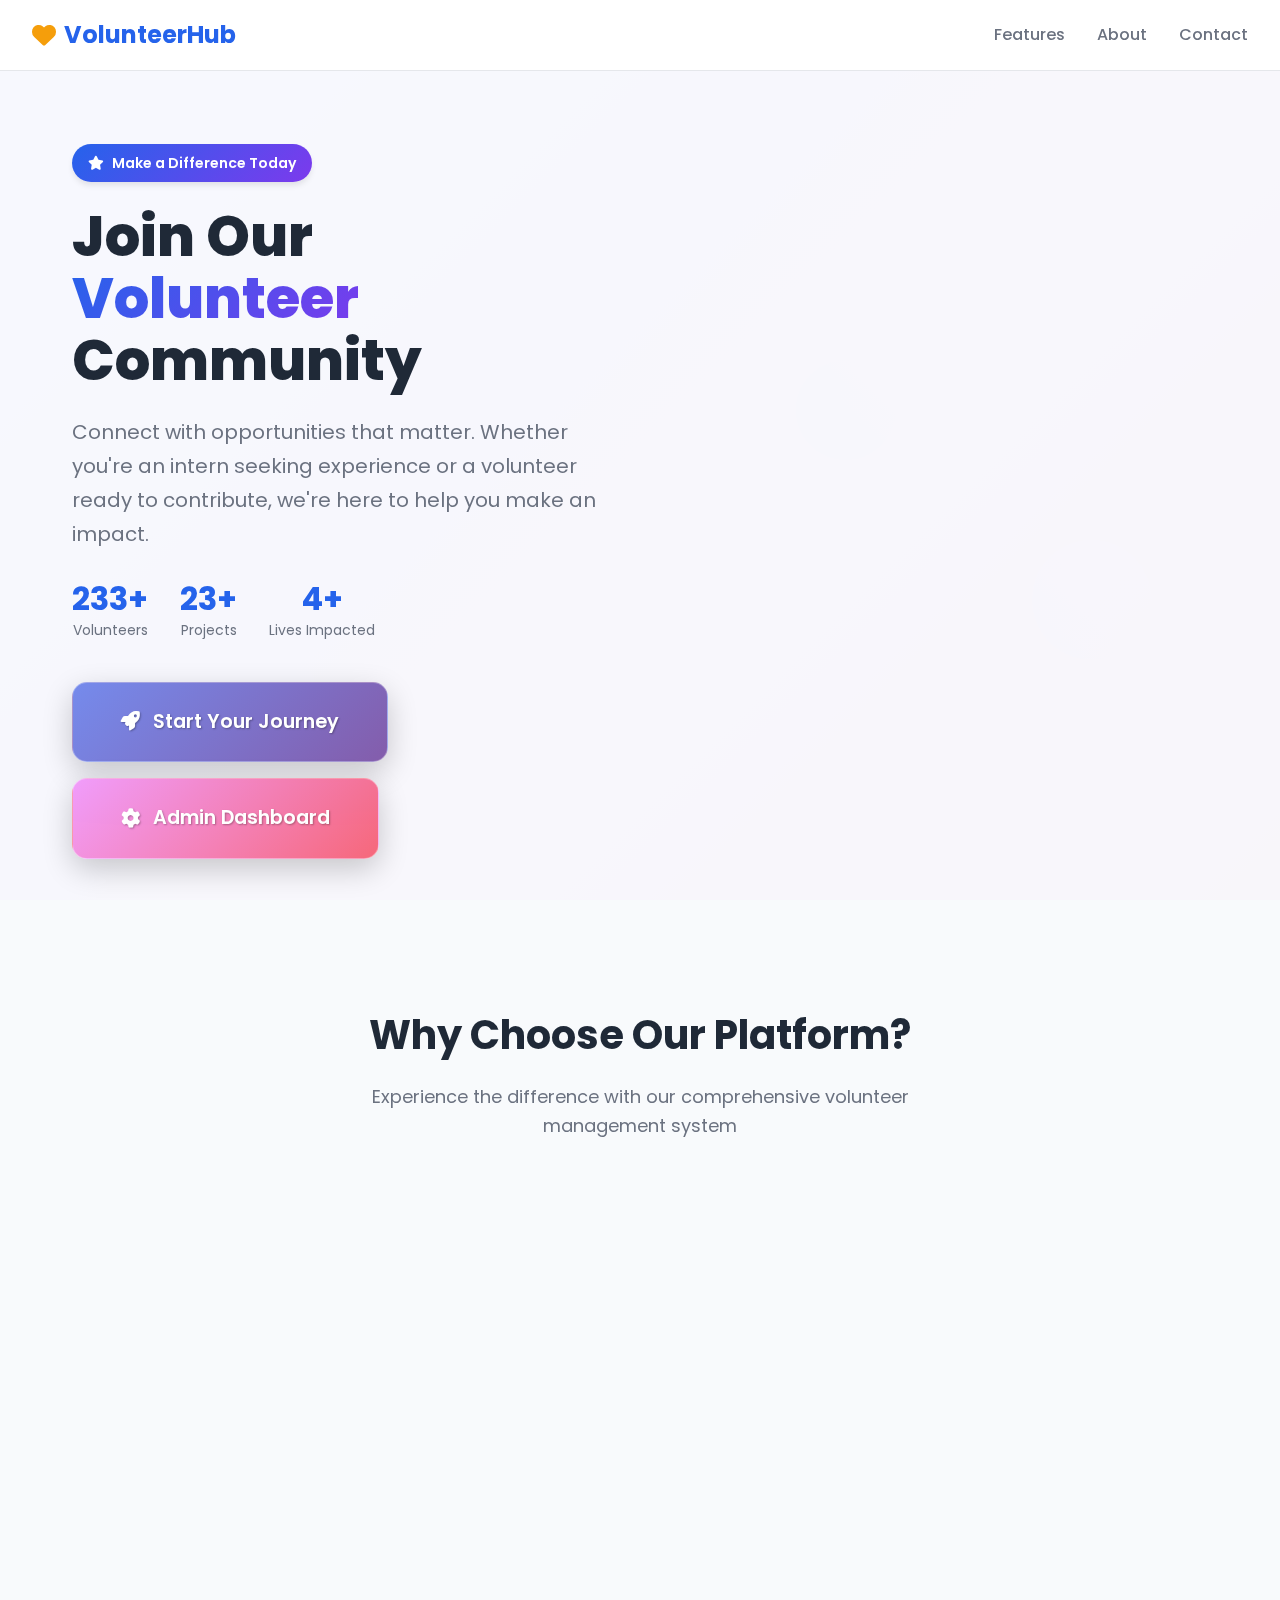
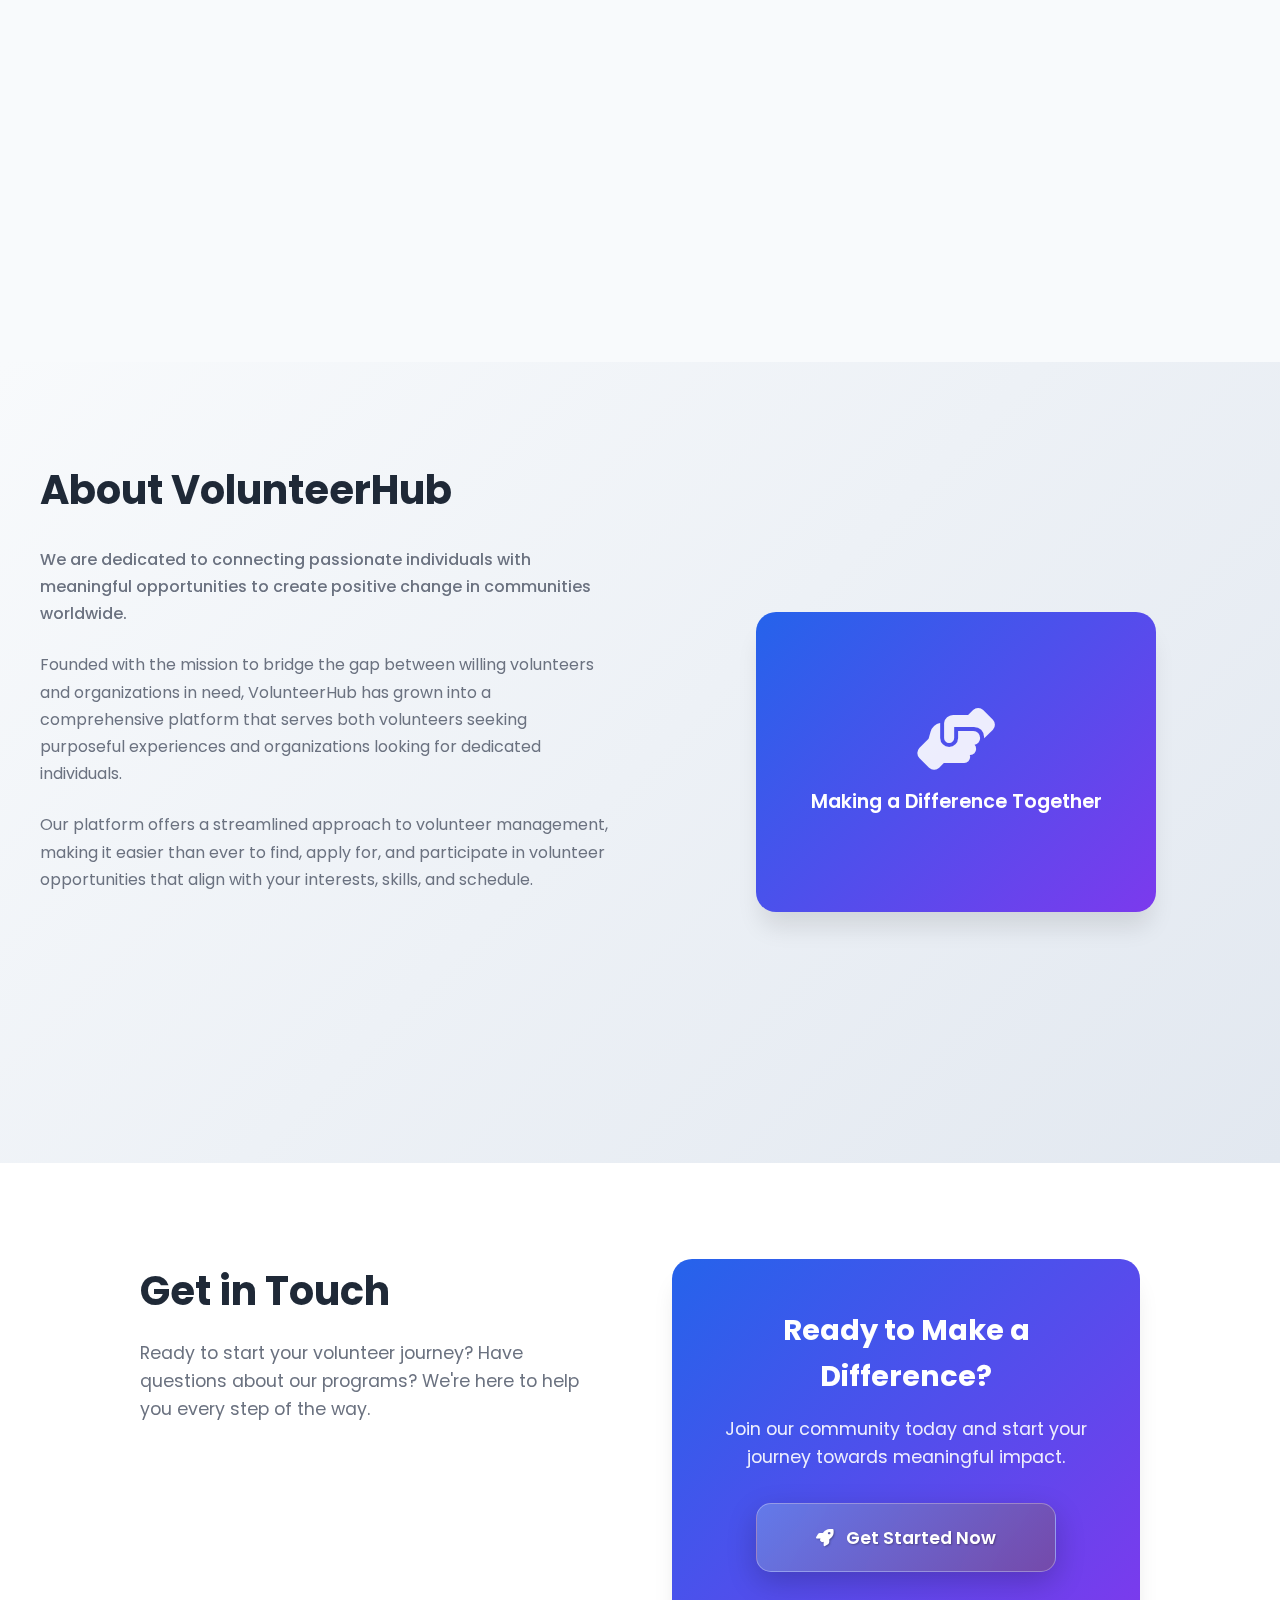
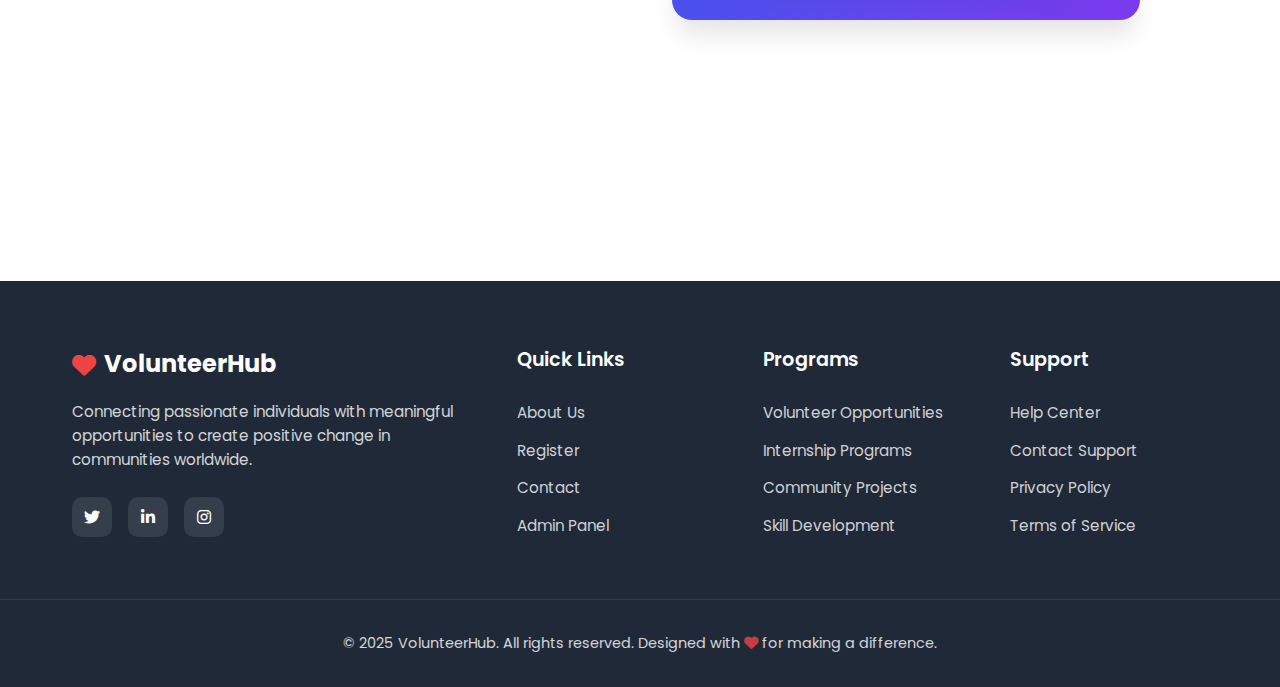
<file: FrontendWeb/index.html>
<!DOCTYPE html>
<html lang="en">
<head>
    <meta charset="UTF-8">
    <meta name="viewport" content="width=device-width, initial-scale=1.0">
    <title>Home | Volunteer Portal</title>
    <link rel="stylesheet" href="style.css">
    <link href="https://fonts.googleapis.com/css2?family=Poppins:wght@300;400;500;600;700;800&display=swap" rel="stylesheet">
    <link rel="stylesheet" href="https://cdnjs.cloudflare.com/ajax/libs/font-awesome/6.4.0/css/all.min.css">
</head>
<body>
    <div class="hero-background">
        <div class="hero-overlay"></div>
        <div class="floating-shapes">
            <div class="shape shape-1"></div>
            <div class="shape shape-2"></div>
            <div class="shape shape-3"></div>
            <div class="shape shape-4"></div>
        </div>
    </div>
    <nav class="navbar">
        <div class="nav-brand">
            <i class="fas fa-heart"></i>
            <span>VolunteerHub</span>
        </div>
        <div class="nav-links">
            <a href="#features" class="nav-link">Features</a>
            <a href="#about" class="nav-link">About</a>
            <a href="#contact" class="nav-link">Contact</a>
        </div>
    </nav>
    
    <div class="main-container">
        <section class="hero-section">
            <div class="hero-content">
                <div class="hero-badge">
                    <i class="fas fa-star"></i>
                    <span>Make a Difference Today</span>
                </div>
                <h1 class="hero-title">
                    Join Our <span class="highlight">Volunteer</span> Community
                </h1>
                <p class="hero-subtitle">
                    Connect with opportunities that matter. Whether you're an intern seeking experience 
                    or a volunteer ready to contribute, we're here to help you make an impact.
                </p>
                
                <div class="hero-stats">
                    <div class="stat-item">
                        <div class="stat-number">500+</div>
                        <div class="stat-label">Volunteers</div>
                    </div>
                    <div class="stat-item">
                        <div class="stat-number">50+</div>
                        <div class="stat-label">Projects</div>
                    </div>
                    <div class="stat-item">
                        <div class="stat-number">10k+</div>
                        <div class="stat-label">Lives Impacted</div>
                    </div>
                </div>

                <div class="cta-buttons">
                    <a href="register.html" class="btn btn-primary">
                        <i class="fas fa-rocket"></i>
                        <span>Start Your Journey</span>
                        <div class="btn-shine"></div>
                    </a>
                    <a href="admin.html" class="btn btn-secondary">
                        <i class="fas fa-cog"></i>
                        <span>Admin Dashboard</span>
                    </a>
                </div>
            </div>
            
           
        </section>
        <section id="features" class="features-section">
            <div class="section-header">
                <h2>Why Choose Our Platform?</h2>
                <p>Experience the difference with our comprehensive volunteer management system</p>
            </div>
            
            <div class="features-grid">
                <div class="feature-card">
                    <div class="feature-icon">
                        <i class="fas fa-users"></i>
                    </div>
                    <h3>Community Driven</h3>
                    <p>Join a vibrant community of like-minded individuals committed to making a positive impact in their communities and beyond.</p>
                </div>
                
                <div class="feature-card">
                    <div class="feature-icon">
                        <i class="fas fa-clock"></i>
                    </div>
                    <h3>Flexible Timing</h3>
                    <p>Work at your own pace with flexible scheduling that fits your lifestyle, studies, and professional commitments.</p>
                </div>
                
                <div class="feature-card">
                    <div class="feature-icon">
                        <i class="fas fa-certificate"></i>
                    </div>
                    <h3>Skill Development</h3>
                    <p>Gain valuable experience and develop new skills while contributing to meaningful causes and building your professional portfolio.</p>
                </div>
                
                <div class="feature-card">
                    <div class="feature-icon">
                        <i class="fas fa-handshake"></i>
                    </div>
                    <h3>Professional Network</h3>
                    <p>Build lasting connections with professionals, mentors, and peers across various industries and career paths.</p>
                </div>
                
                <div class="feature-card">
                    <div class="feature-icon">
                        <i class="fas fa-trophy"></i>
                    </div>
                    <h3>Recognition & Awards</h3>
                    <p>Receive certificates, recommendations, and recognition for your contributions and achievements in volunteer work.</p>
                </div>
                
                <div class="feature-card">
                    <div class="feature-icon">
                        <i class="fas fa-globe"></i>
                    </div>
                    <h3>Global Impact</h3>
                    <p>Make a difference on a global scale with projects that span across communities, countries, and cultures worldwide.</p>
                </div>
            </div>
        </section>
        <section id="about" class="about-section">
            <div class="about-content">
                <div class="about-text">
                    <h2>About VolunteerHub</h2>
                    <p class="about-lead">We are dedicated to connecting passionate individuals with meaningful opportunities to create positive change in communities worldwide.</p>
                    <p>Founded with the mission to bridge the gap between willing volunteers and organizations in need, VolunteerHub has grown into a comprehensive platform that serves both volunteers seeking purposeful experiences and organizations looking for dedicated individuals.</p>
                    <p>Our platform offers a streamlined approach to volunteer management, making it easier than ever to find, apply for, and participate in volunteer opportunities that align with your interests, skills, and schedule.</p>
                    
                    <div class="about-stats">
                        <div class="about-stat">
                            <div class="stat-number">2500+</div>
                            <div class="stat-label">Active Volunteers</div>
                        </div>
                        <div class="about-stat">
                            <div class="stat-number">150+</div>
                            <div class="stat-label">Partner Organizations</div>
                        </div>
                        <div class="about-stat">
                            <div class="stat-number">50k+</div>
                            <div class="stat-label">Hours Contributed</div>
                        </div>
                    </div>
                </div>
                
                <div class="about-image">
                    <div class="image-placeholder">
                        <i class="fas fa-hands-helping"></i>
                        <span>Making a Difference Together</span>
                    </div>
                </div>
            </div>
        </section>
        <section id="contact" class="contact-section">
            <div class="contact-content">
                <div class="contact-info">
                    <h2>Get in Touch</h2>
                    <p>Ready to start your volunteer journey? Have questions about our programs? We're here to help you every step of the way.</p>
                    
                    <div class="contact-details">
                        <div class="contact-item">
                            <div class="contact-icon">
                                <i class="fas fa-envelope"></i>
                            </div>
                            <div class="contact-text">
                                <h4>Email Us</h4>
                                <p>sa15076332@gmail.com</p>
                                <p>sa15076332@gmail.com</p>
                            </div>
                        </div>
                        
                        <div class="contact-item">
                            <div class="contact-icon">
                                <i class="fas fa-phone"></i>
                            </div>
                            <div class="contact-text">
                                <h4>Call Us</h4>
                                <p>+91-8318425909</p>
                                <p>Mon-Fri: 9AM-6PM EST</p>
                            </div>
                        </div>
                        
                        <div class="contact-item">
                            <div class="contact-icon">
                                <i class="fas fa-map-marker-alt"></i>
                            </div>
                            <div class="contact-text">
                                <h4>Visit Us</h4>
                                <p>Kanpur, Uttar Pradesh</p>
                            </div>
                        </div>
                    </div>
                </div>
                
                <div class="contact-cta">
                    <h3>Ready to Make a Difference?</h3>
                    <p>Join our community today and start your journey towards meaningful impact.</p>
                    <a href="register.html" class="btn btn-primary btn-large">
                        <i class="fas fa-rocket"></i>
                        <span>Get Started Now</span>
                        <div class="btn-shine"></div>
                    </a>
                </div>
            </div>
        </section>
    </div>
    <footer class="footer">
        <div class="footer-content">
            <div class="footer-section">
                <div class="footer-brand">
                    <i class="fas fa-heart"></i>
                    <span>VolunteerHub</span>
                </div>
                <p>Connecting passionate individuals with meaningful opportunities to create positive change in communities worldwide.</p>
                <div class="social-links">
                    <a href="https://x.com/sabir_7634" class="social-link" title="Twitter"><i class="fab fa-twitter"></i></a>
                    <a href="nkedin.com/in/sabir-ansari-68124a253/" class="social-link" title="LinkedIn"><i class="fab fa-linkedin-in"></i></a>
                    <a href="https://www.instagram.com/sabir_032/" class="social-link" title="Instagram"><i class="fab fa-instagram"></i></a>
                </div>
            </div>
            
            <div class="footer-section">
                <h3>Quick Links</h3>
                <ul class="footer-links">
                    <li><a href="#about">About Us</a></li>
                    <li><a href="register.html">Register</a></li>
                    <li><a href="#contact">Contact</a></li>
                    <li><a href="admin.html">Admin Panel</a></li>
                </ul>
            </div>
            
            <div class="footer-section">
                <h3>Programs</h3>
                <ul class="footer-links">
                    <li><a href="register.html">Volunteer Opportunities</a></li>
                    <li><a href="register.html">Internship Programs</a></li>
                    <li><a href="#features">Community Projects</a></li>
                    <li><a href="#features">Skill Development</a></li>
                </ul>
            </div>
            
            <div class="footer-section">
                <h3>Support</h3>
                <ul class="footer-links">
                    <li><a href="#contact">Help Center</a></li>
                    <li><a href="#contact">Contact Support</a></li>
                    <li><a href="#">Privacy Policy</a></li>
                    <li><a href="#">Terms of Service</a></li>
                </ul>
            </div>
        </div>
        
        <div class="footer-bottom">
            <p>&copy; 2025 VolunteerHub. All rights reserved. Designed with <i class="fas fa-heart text-red"></i> for making a difference.</p>
        </div>
    </footer>
    
    <script src="script/main.js"></script>
</body>
</html>
</file>
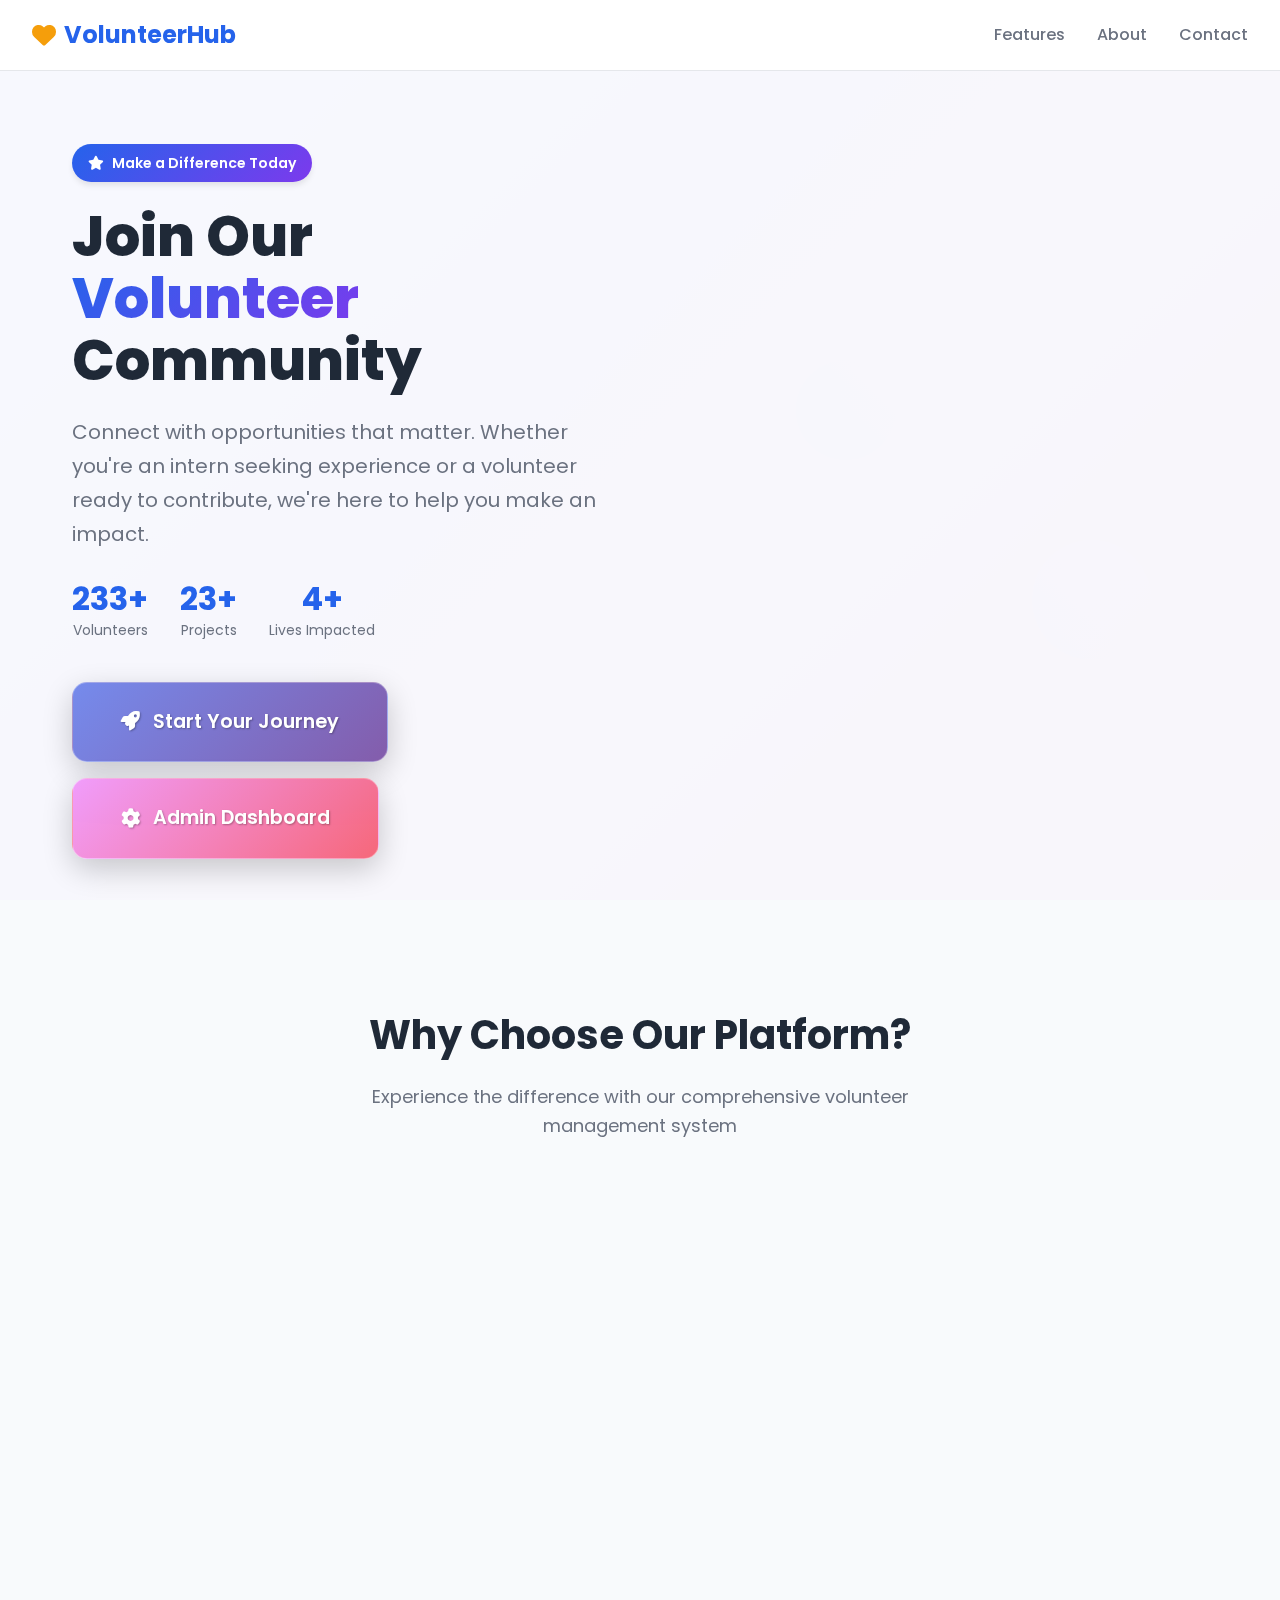
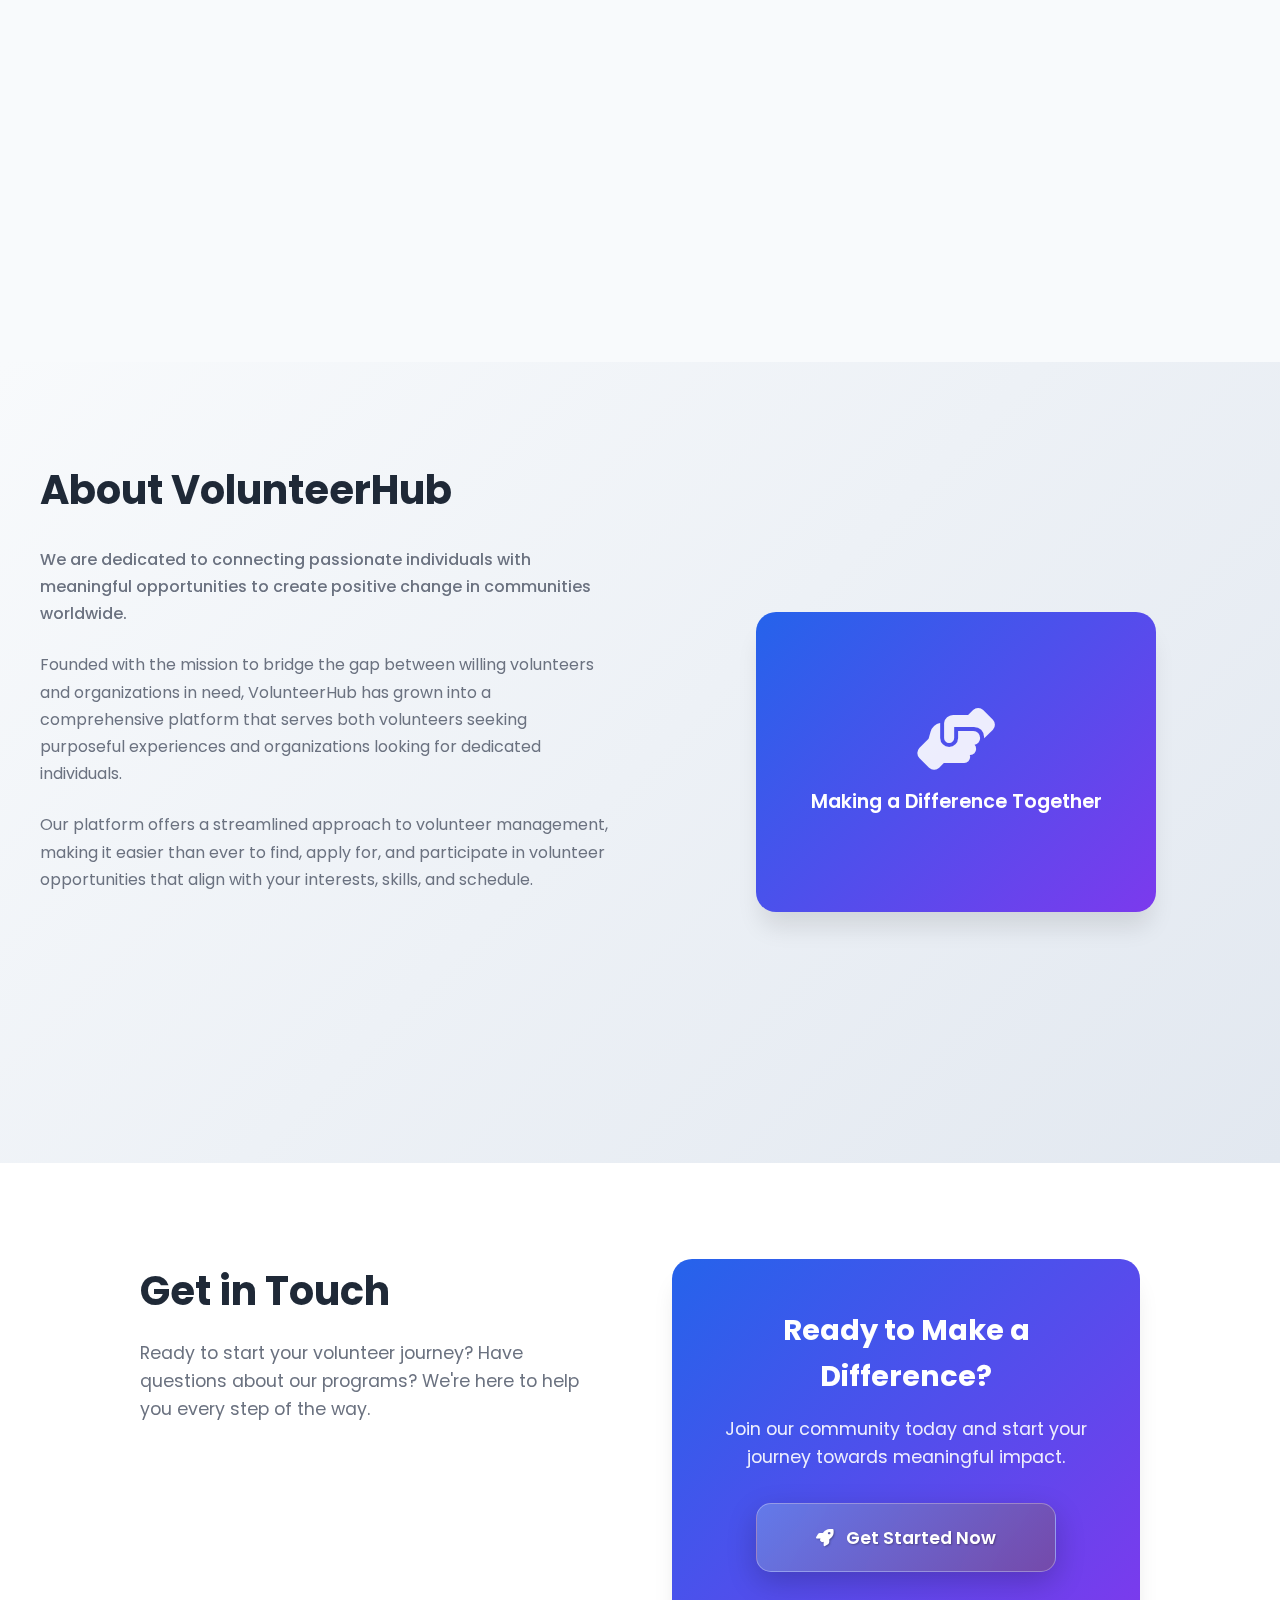
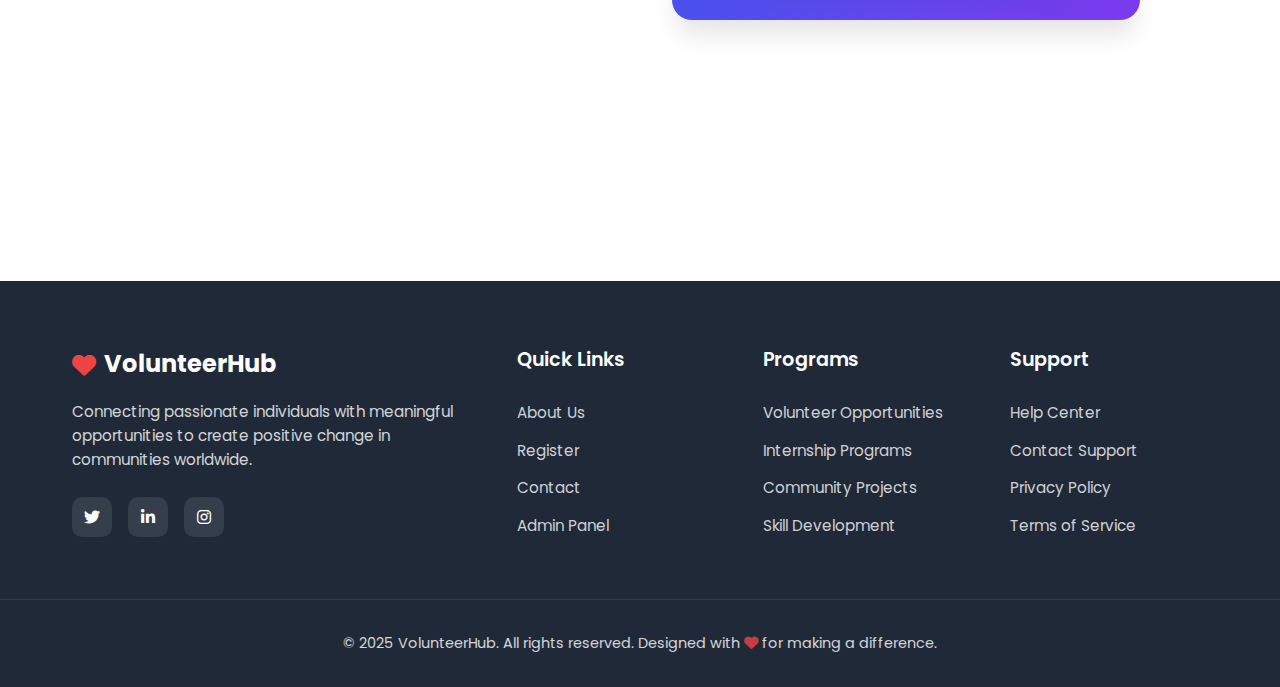
<file: VolunteerHub/FrontendWeb/index.html>
<!DOCTYPE html>
<html lang="en">
<head>
    <meta charset="UTF-8">
    <meta name="viewport" content="width=device-width, initial-scale=1.0">
    <title>Home | Volunteer Portal</title>
    <link rel="stylesheet" href="style.css">
    <link href="https://fonts.googleapis.com/css2?family=Poppins:wght@300;400;500;600;700;800&display=swap" rel="stylesheet">
    <link rel="stylesheet" href="https://cdnjs.cloudflare.com/ajax/libs/font-awesome/6.4.0/css/all.min.css">
</head>
<body>
    <div class="hero-background">
        <div class="hero-overlay"></div>
        <div class="floating-shapes">
            <div class="shape shape-1"></div>
            <div class="shape shape-2"></div>
            <div class="shape shape-3"></div>
            <div class="shape shape-4"></div>
        </div>
    </div>
    <nav class="navbar">
        <div class="nav-brand">
            <i class="fas fa-heart"></i>
            <span>VolunteerHub</span>
        </div>
        <div class="nav-links">
            <a href="#features" class="nav-link">Features</a>
            <a href="#about" class="nav-link">About</a>
            <a href="#contact" class="nav-link">Contact</a>
        </div>
    </nav>
    
    <div class="main-container">
        <section class="hero-section">
            <div class="hero-content">
                <div class="hero-badge">
                    <i class="fas fa-star"></i>
                    <span>Make a Difference Today</span>
                </div>
                <h1 class="hero-title">
                    Join Our <span class="highlight">Volunteer</span> Community
                </h1>
                <p class="hero-subtitle">
                    Connect with opportunities that matter. Whether you're an intern seeking experience 
                    or a volunteer ready to contribute, we're here to help you make an impact.
                </p>
                
                <div class="hero-stats">
                    <div class="stat-item">
                        <div class="stat-number">500+</div>
                        <div class="stat-label">Volunteers</div>
                    </div>
                    <div class="stat-item">
                        <div class="stat-number">50+</div>
                        <div class="stat-label">Projects</div>
                    </div>
                    <div class="stat-item">
                        <div class="stat-number">10k+</div>
                        <div class="stat-label">Lives Impacted</div>
                    </div>
                </div>

                <div class="cta-buttons">
                    <a href="register.html" class="btn btn-primary">
                        <i class="fas fa-rocket"></i>
                        <span>Start Your Journey</span>
                        <div class="btn-shine"></div>
                    </a>
                    <a href="admin.html" class="btn btn-secondary">
                        <i class="fas fa-cog"></i>
                        <span>Admin Dashboard</span>
                    </a>
                </div>
            </div>
            
           
        </section>
        <section id="features" class="features-section">
            <div class="section-header">
                <h2>Why Choose Our Platform?</h2>
                <p>Experience the difference with our comprehensive volunteer management system</p>
            </div>
            
            <div class="features-grid">
                <div class="feature-card">
                    <div class="feature-icon">
                        <i class="fas fa-users"></i>
                    </div>
                    <h3>Community Driven</h3>
                    <p>Join a vibrant community of like-minded individuals committed to making a positive impact in their communities and beyond.</p>
                </div>
                
                <div class="feature-card">
                    <div class="feature-icon">
                        <i class="fas fa-clock"></i>
                    </div>
                    <h3>Flexible Timing</h3>
                    <p>Work at your own pace with flexible scheduling that fits your lifestyle, studies, and professional commitments.</p>
                </div>
                
                <div class="feature-card">
                    <div class="feature-icon">
                        <i class="fas fa-certificate"></i>
                    </div>
                    <h3>Skill Development</h3>
                    <p>Gain valuable experience and develop new skills while contributing to meaningful causes and building your professional portfolio.</p>
                </div>
                
                <div class="feature-card">
                    <div class="feature-icon">
                        <i class="fas fa-handshake"></i>
                    </div>
                    <h3>Professional Network</h3>
                    <p>Build lasting connections with professionals, mentors, and peers across various industries and career paths.</p>
                </div>
                
                <div class="feature-card">
                    <div class="feature-icon">
                        <i class="fas fa-trophy"></i>
                    </div>
                    <h3>Recognition & Awards</h3>
                    <p>Receive certificates, recommendations, and recognition for your contributions and achievements in volunteer work.</p>
                </div>
                
                <div class="feature-card">
                    <div class="feature-icon">
                        <i class="fas fa-globe"></i>
                    </div>
                    <h3>Global Impact</h3>
                    <p>Make a difference on a global scale with projects that span across communities, countries, and cultures worldwide.</p>
                </div>
            </div>
        </section>
        <section id="about" class="about-section">
            <div class="about-content">
                <div class="about-text">
                    <h2>About VolunteerHub</h2>
                    <p class="about-lead">We are dedicated to connecting passionate individuals with meaningful opportunities to create positive change in communities worldwide.</p>
                    <p>Founded with the mission to bridge the gap between willing volunteers and organizations in need, VolunteerHub has grown into a comprehensive platform that serves both volunteers seeking purposeful experiences and organizations looking for dedicated individuals.</p>
                    <p>Our platform offers a streamlined approach to volunteer management, making it easier than ever to find, apply for, and participate in volunteer opportunities that align with your interests, skills, and schedule.</p>
                    
                    <div class="about-stats">
                        <div class="about-stat">
                            <div class="stat-number">2500+</div>
                            <div class="stat-label">Active Volunteers</div>
                        </div>
                        <div class="about-stat">
                            <div class="stat-number">150+</div>
                            <div class="stat-label">Partner Organizations</div>
                        </div>
                        <div class="about-stat">
                            <div class="stat-number">50k+</div>
                            <div class="stat-label">Hours Contributed</div>
                        </div>
                    </div>
                </div>
                
                <div class="about-image">
                    <div class="image-placeholder">
                        <i class="fas fa-hands-helping"></i>
                        <span>Making a Difference Together</span>
                    </div>
                </div>
            </div>
        </section>
        <section id="contact" class="contact-section">
            <div class="contact-content">
                <div class="contact-info">
                    <h2>Get in Touch</h2>
                    <p>Ready to start your volunteer journey? Have questions about our programs? We're here to help you every step of the way.</p>
                    
                    <div class="contact-details">
                        <div class="contact-item">
                            <div class="contact-icon">
                                <i class="fas fa-envelope"></i>
                            </div>
                            <div class="contact-text">
                                <h4>Email Us</h4>
                                <p>sa15076332@gmail.com</p>
                                <p>sa15076332@gmail.com</p>
                            </div>
                        </div>
                        
                        <div class="contact-item">
                            <div class="contact-icon">
                                <i class="fas fa-phone"></i>
                            </div>
                            <div class="contact-text">
                                <h4>Call Us</h4>
                                <p>+91-8318425909</p>
                                <p>Mon-Fri: 9AM-6PM EST</p>
                            </div>
                        </div>
                        
                        <div class="contact-item">
                            <div class="contact-icon">
                                <i class="fas fa-map-marker-alt"></i>
                            </div>
                            <div class="contact-text">
                                <h4>Visit Us</h4>
                                <p>Kanpur, Uttar Pradesh</p>
                            </div>
                        </div>
                    </div>
                </div>
                
                <div class="contact-cta">
                    <h3>Ready to Make a Difference?</h3>
                    <p>Join our community today and start your journey towards meaningful impact.</p>
                    <a href="register.html" class="btn btn-primary btn-large">
                        <i class="fas fa-rocket"></i>
                        <span>Get Started Now</span>
                        <div class="btn-shine"></div>
                    </a>
                </div>
            </div>
        </section>
    </div>
    <footer class="footer">
        <div class="footer-content">
            <div class="footer-section">
                <div class="footer-brand">
                    <i class="fas fa-heart"></i>
                    <span>VolunteerHub</span>
                </div>
                <p>Connecting passionate individuals with meaningful opportunities to create positive change in communities worldwide.</p>
                <div class="social-links">
                    <a href="https://x.com/sabir_7634" class="social-link" title="Twitter"><i class="fab fa-twitter"></i></a>
                    <a href="nkedin.com/in/sabir-ansari-68124a253/" class="social-link" title="LinkedIn"><i class="fab fa-linkedin-in"></i></a>
                    <a href="https://www.instagram.com/sabir_032/" class="social-link" title="Instagram"><i class="fab fa-instagram"></i></a>
                </div>
            </div>
            
            <div class="footer-section">
                <h3>Quick Links</h3>
                <ul class="footer-links">
                    <li><a href="#about">About Us</a></li>
                    <li><a href="register.html">Register</a></li>
                    <li><a href="#contact">Contact</a></li>
                    <li><a href="admin.html">Admin Panel</a></li>
                </ul>
            </div>
            
            <div class="footer-section">
                <h3>Programs</h3>
                <ul class="footer-links">
                    <li><a href="register.html">Volunteer Opportunities</a></li>
                    <li><a href="register.html">Internship Programs</a></li>
                    <li><a href="#features">Community Projects</a></li>
                    <li><a href="#features">Skill Development</a></li>
                </ul>
            </div>
            
            <div class="footer-section">
                <h3>Support</h3>
                <ul class="footer-links">
                    <li><a href="#contact">Help Center</a></li>
                    <li><a href="#contact">Contact Support</a></li>
                    <li><a href="#">Privacy Policy</a></li>
                    <li><a href="#">Terms of Service</a></li>
                </ul>
            </div>
        </div>
        
        <div class="footer-bottom">
            <p>&copy; 2025 VolunteerHub. All rights reserved. Designed with <i class="fas fa-heart text-red"></i> for making a difference.</p>
        </div>
    </footer>
    
    <script src="script/main.js"></script>
</body>
</html>
</file>
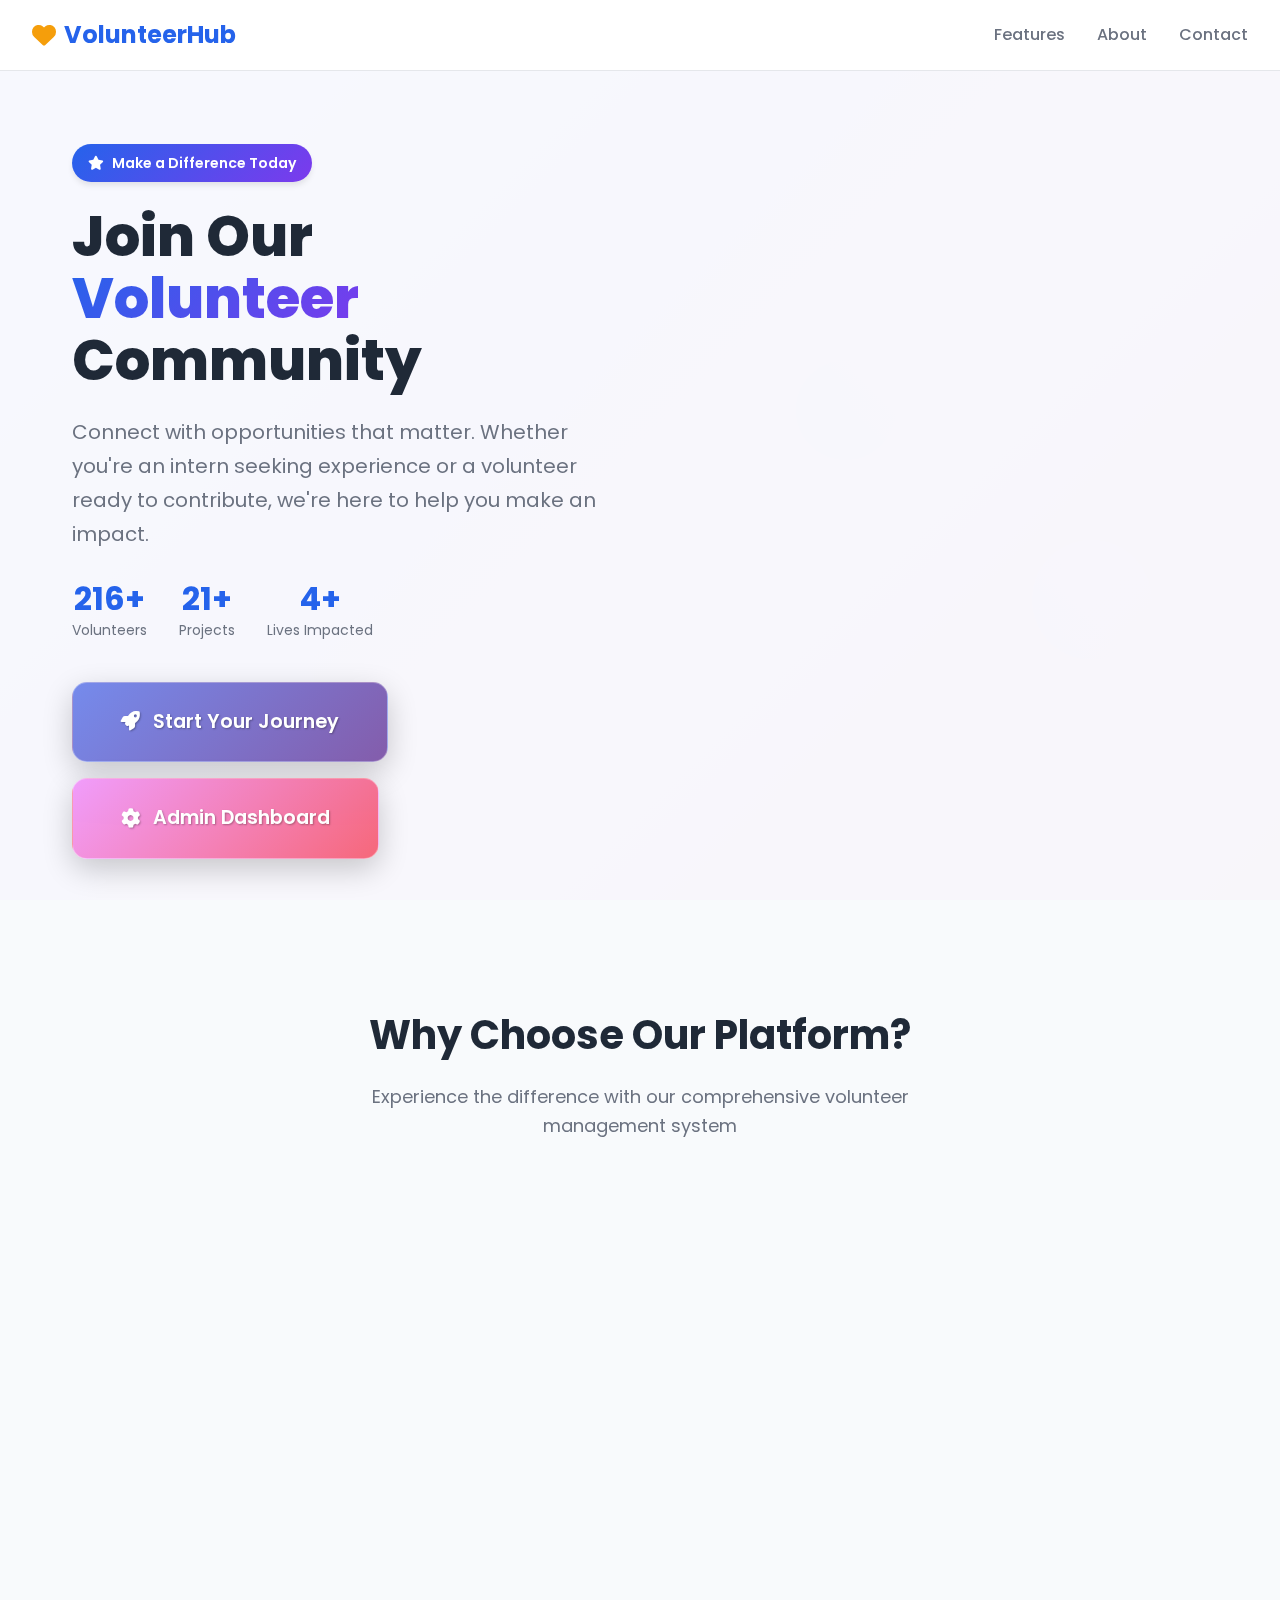
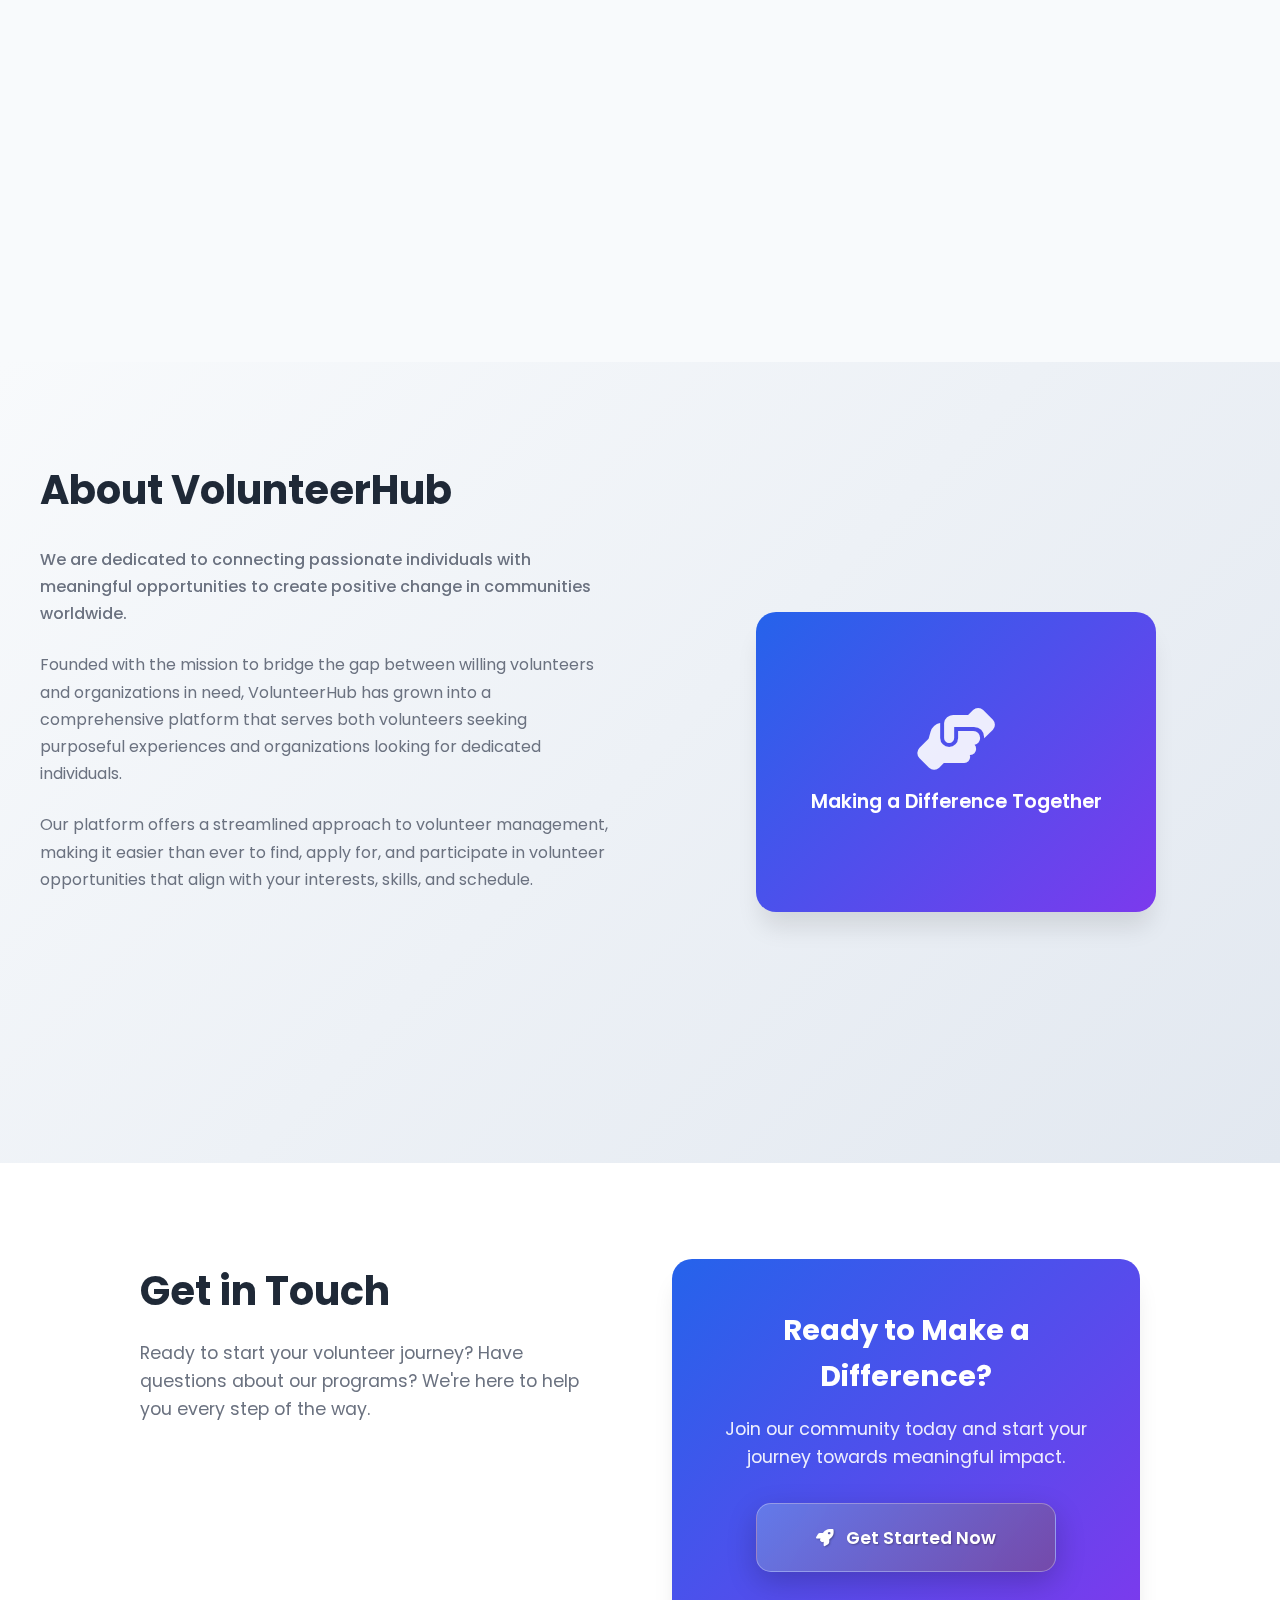
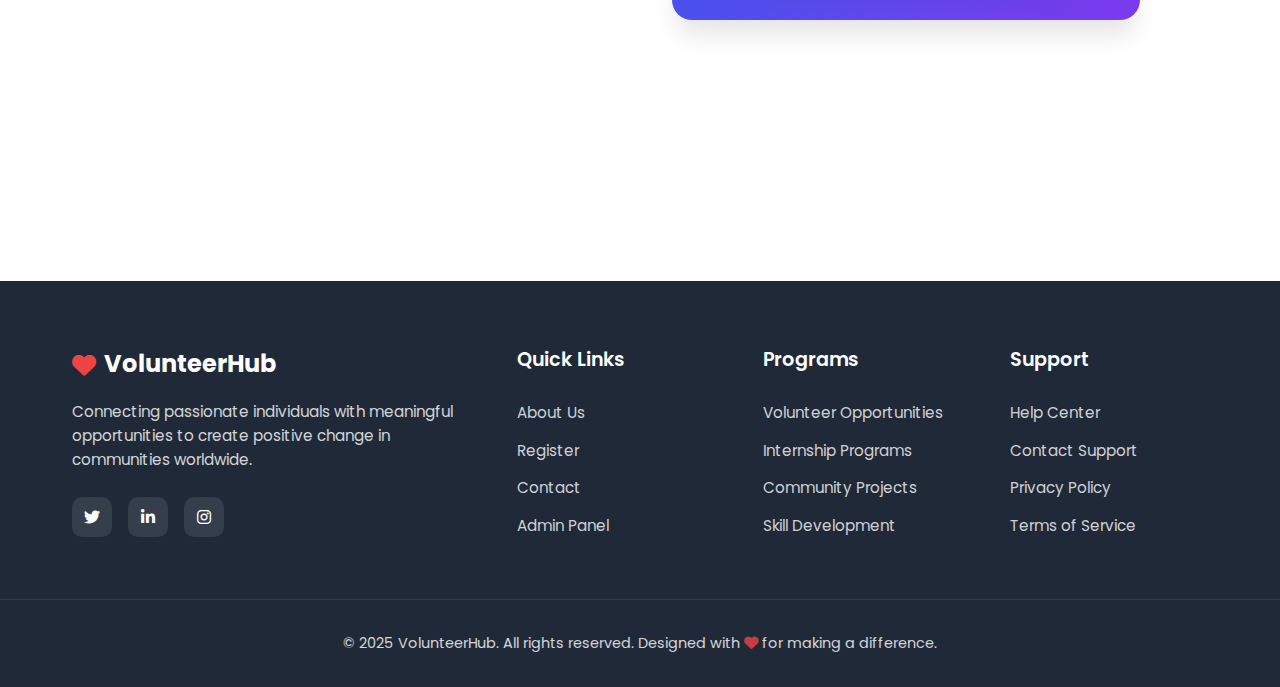
<file: FrontendWeb/admin.html>
<!DOCTYPE html>
<html lang="en">
<head>
    <meta charset="UTF-8">
    <meta name="viewport" content="width=device-width, initial-scale=1.0">
    <title>Admin Dashboard | Volunteer Portal</title>
    <link rel="stylesheet" href="style.css">
    <link href="https://fonts.googleapis.com/css2?family=Poppins:wght@300;400;500;600;700;800&display=swap" rel="stylesheet">
    <link rel="stylesheet" href="https://cdnjs.cloudflare.com/ajax/libs/font-awesome/6.4.0/css/all.min.css">
</head>
<body>
    <!-- Hero Background -->
    <div class="hero-background">
        <div class="hero-overlay"></div>
    </div>
    
    <div class="admin-container">
        <!-- Admin Header -->
        <header class="admin-header">
            <div class="admin-nav">
                <div class="admin-brand">
                    <i class="fas fa-chart-line"></i>
                    <span>Admin Dashboard</span>
                </div>
                <div class="admin-actions">
                    <button class="btn-refresh" id="refreshBtn">
                        <i class="fas fa-sync-alt"></i>
                        Refresh
                    </button>
                    <a href="index.html" class="btn-home">
                        <i class="fas fa-home"></i>
                        Home
                    </a>
                </div>
            </div>
        </header>

        <!-- Statistics Cards -->
        <section class="stats-section">
            <div class="stats-grid">
                <div class="stat-card">
                    <div class="stat-icon total">
                        <i class="fas fa-users"></i>
                    </div>
                    <div class="stat-content">
                        <h3 id="totalApplicants">0</h3>
                        <p>Total Applicants</p>
                    </div>
                </div>
                
                <div class="stat-card">
                    <div class="stat-icon interns">
                        <i class="fas fa-graduation-cap"></i>
                    </div>
                    <div class="stat-content">
                        <h3 id="totalInterns">0</h3>
                        <p>Intern Applications</p>
                    </div>
                </div>
                
                <div class="stat-card">
                    <div class="stat-icon volunteers">
                        <i class="fas fa-heart"></i>
                    </div>
                    <div class="stat-content">
                        <h3 id="totalVolunteers">0</h3>
                        <p>Volunteer Applications</p>
                    </div>
                </div>
            </div>
        </section>

        <!-- Filters and Controls -->
        <section class="filters-section">
            <div class="filters-container">
                <div class="filter-controls">
                    <select id="roleFilter" class="filter-select">
                        <option value="">All Roles</option>
                        <option value="Intern">Interns Only</option>
                        <option value="Volunteer">Volunteers Only</option>
                    </select>
                    
                    <select id="sortBy" class="filter-select">
                        <option value="name">Sort by Name</option>
                        <option value="email">Sort by Email</option>
                        <option value="role">Sort by Role</option>
                        <option value="recent">Most Recent</option>
                    </select>
                </div>
            </div>
        </section>
        <main class="admin-main">
            <div class="table-section">
                <div class="table-header">
                    <h2>
                        <i class="fas fa-table"></i>
                        Applicant Management
                    </h2>
                    <div class="table-info">
                        <span id="tableCount">Showing 0 applicants</span>
                    </div>
                </div>

                <div class="table-container">
                  
                    <div id="loadingState" class="loading-state">
                        <div class="loading-spinner"></div>
                        <p>Loading applicants...</p>
                    </div>

                  
                    <div id="errorState" class="error-state" style="display: none;">
                        <i class="fas fa-exclamation-triangle"></i>
                        <h3>Unable to Load Data</h3>
                        <p>There was an error connecting to the server. Please check your connection and try again.</p>
                        <button class="btn-retry" onclick="loadApplicants()">
                            <i class="fas fa-redo"></i>
                            Retry
                        </button>
                    </div>

                  
                    <div id="emptyState" class="empty-state" style="display: none;">
                        <i class="fas fa-inbox"></i>
                        <h3>No Applicants Found</h3>
                        <p>There are no applicant records to display. New applications will appear here.</p>
                    </div>

                  
                    <div id="tableWrapper" class="table-wrapper" style="display: none;">
                        <table id="applicantsTable" class="applicants-table">
                            <thead>
                                <tr>
                                    <th class="sortable" data-sort="name">
                                        <i class="fas fa-user"></i>
                                        Name
                                        <i class="fas fa-sort sort-icon"></i>
                                    </th>
                                    <th class="sortable" data-sort="email">
                                        <i class="fas fa-envelope"></i>
                                        Email
                                        <i class="fas fa-sort sort-icon"></i>
                                    </th>
                                    <th class="sortable" data-sort="phone">
                                        <i class="fas fa-phone"></i>
                                        Phone
                                        <i class="fas fa-sort sort-icon"></i>
                                    </th>
                                    <th class="sortable" data-sort="role">
                                        <i class="fas fa-tag"></i>
                                        Role
                                        <i class="fas fa-sort sort-icon"></i>
                                    </th>
                                    <th>
                                        <i class="fas fa-cogs"></i>
                                        Skills
                                    </th>
                                </tr>
                            </thead>
                            <tbody id="applicantsTableBody">
                  
                            </tbody>
                        </table>
                    </div>
                </div>
            </div>
        </main>
    </div>

    
    <div id="applicantModal" class="modal" style="display: none;">
        <div class="modal-content">
            <div class="modal-header">
                <h3><i class="fas fa-user-circle"></i> Applicant Details</h3>
                <button class="modal-close" onclick="closeModal()">
                    <i class="fas fa-times"></i>
                </button>
            </div>
            <div class="modal-body" id="modalBody">
    
            </div>
            <div class="modal-footer">
                <button class="btn btn-secondary" onclick="closeModal()">Close</button>
                <button class="btn btn-primary" onclick="contactApplicant()">
                    <i class="fas fa-envelope"></i>
                    Contact
                </button>
            </div>
        </div>
    </div>

    <script src="script/admin.js"></script>
</body>
</html>
</file>
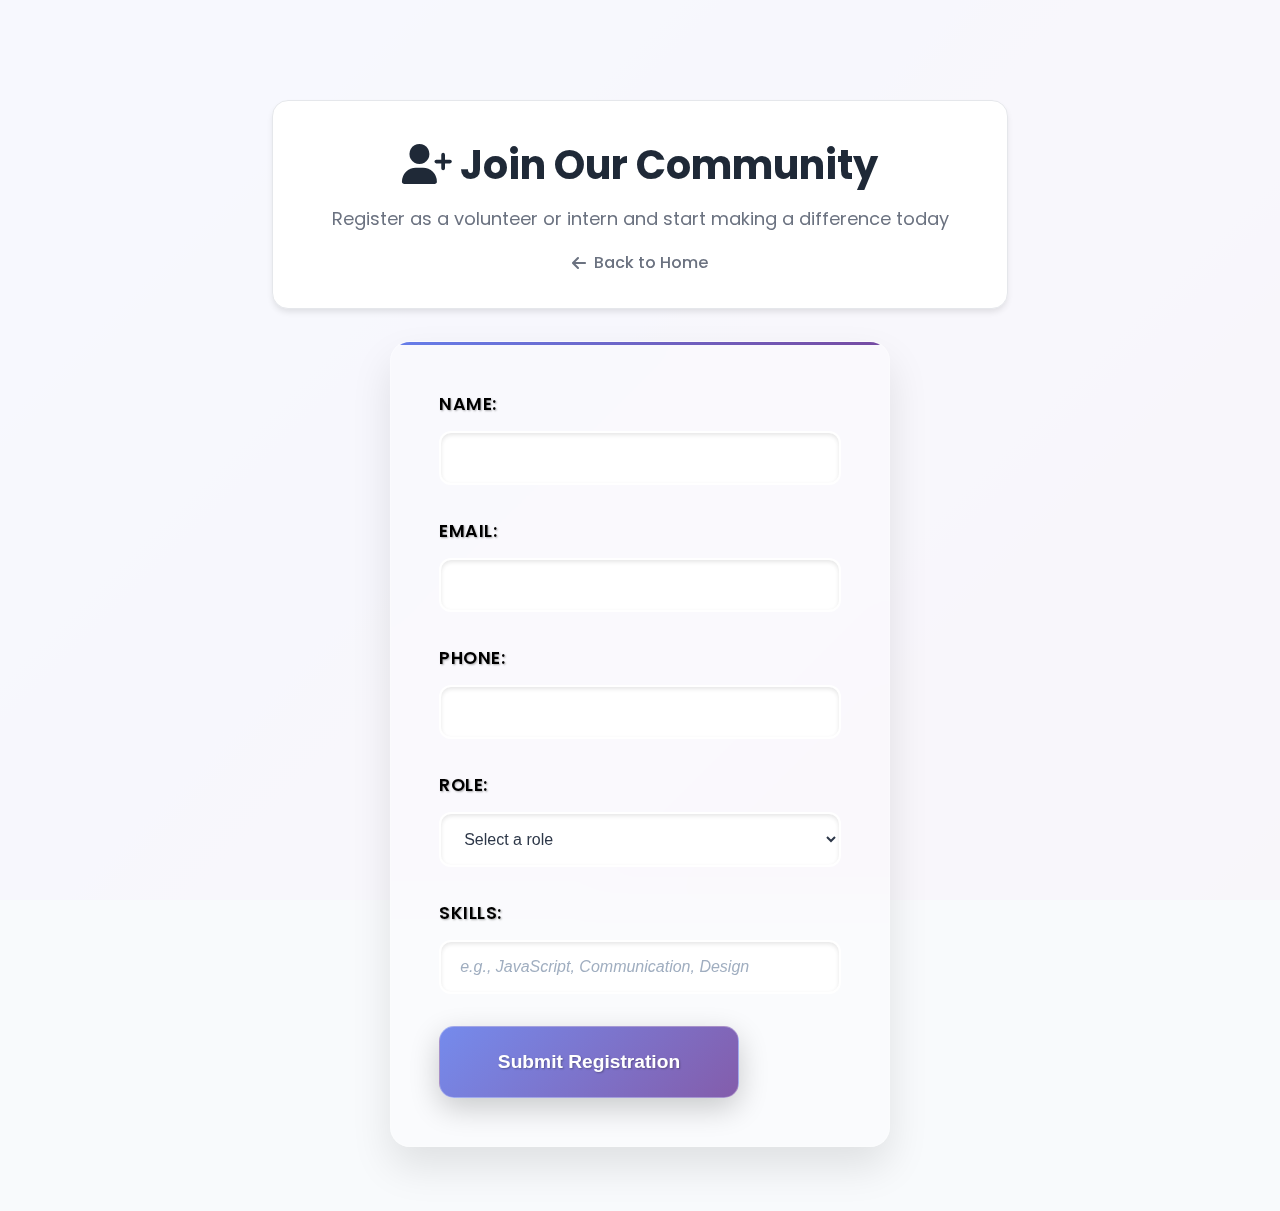
<file: FrontendWeb/register.html>
<!DOCTYPE html>
<html lang="en">
<head>
    <meta charset="UTF-8">
    <meta name="viewport" content="width=device-width, initial-scale=1.0">
    <title>Register | Volunteer Portal</title>
    <link rel="stylesheet" href="style.css">
    <link href="https://fonts.googleapis.com/css2?family=Poppins:wght@300;400;500;600;700;800&display=swap" rel="stylesheet">
    <link rel="stylesheet" href="https://cdnjs.cloudflare.com/ajax/libs/font-awesome/6.4.0/css/all.min.css">
</head>
<body>
    <!-- Hero Background -->
    <div class="hero-background">
        <div class="hero-overlay"></div>
    </div>
    
    <div class="container">
        <header>
            <h1><i class="fas fa-user-plus"></i> Join Our Community</h1>
            <p class="subtitle">Register as a volunteer or intern and start making a difference today</p>
            <a href="index.html" class="back-link">
                <i class="fas fa-arrow-left"></i>
                Back to Home
            </a>
        </header>
        
        <main>
            <form id="registrationForm" class="registration-form">
                <div class="form-group">
                    <label style="color: black;" for="name">Name:</label>
                    <input type="text" id="name" name="name" required>
                </div>
                
                <div class="form-group">
                    <label for="email" style="color: black;">Email:</label>
                    <input type="email" id="email" name="email" required>
                </div>
                
                <div class="form-group">
                    <label for="phone" style="color: black;">Phone:</label>
                    <input type="text" id="phone" name="phone" required>
                </div>
                
                <div class="form-group">
                    <label for="role" style="color: black;">Role:</label>
                    <select id="role" name="role" required>
                        <option value="">Select a role</option>
                        <option value="Intern">Intern</option>
                        <option value="Volunteer">Volunteer</option>
                    </select>
                </div>
                
                <div class="form-group">
                    <label for="skills" style="color: black;">Skills:</label>
                    <input type="text" id="skills" name="skills" placeholder="e.g., JavaScript, Communication, Design" required>
                </div>
                
                <button type="submit" class="btn btn-primary">Submit Registration</button>
            </form>
        </main>
    </div>
    
    <script src="script/register.js"></script>
</body>
</html>
</file>
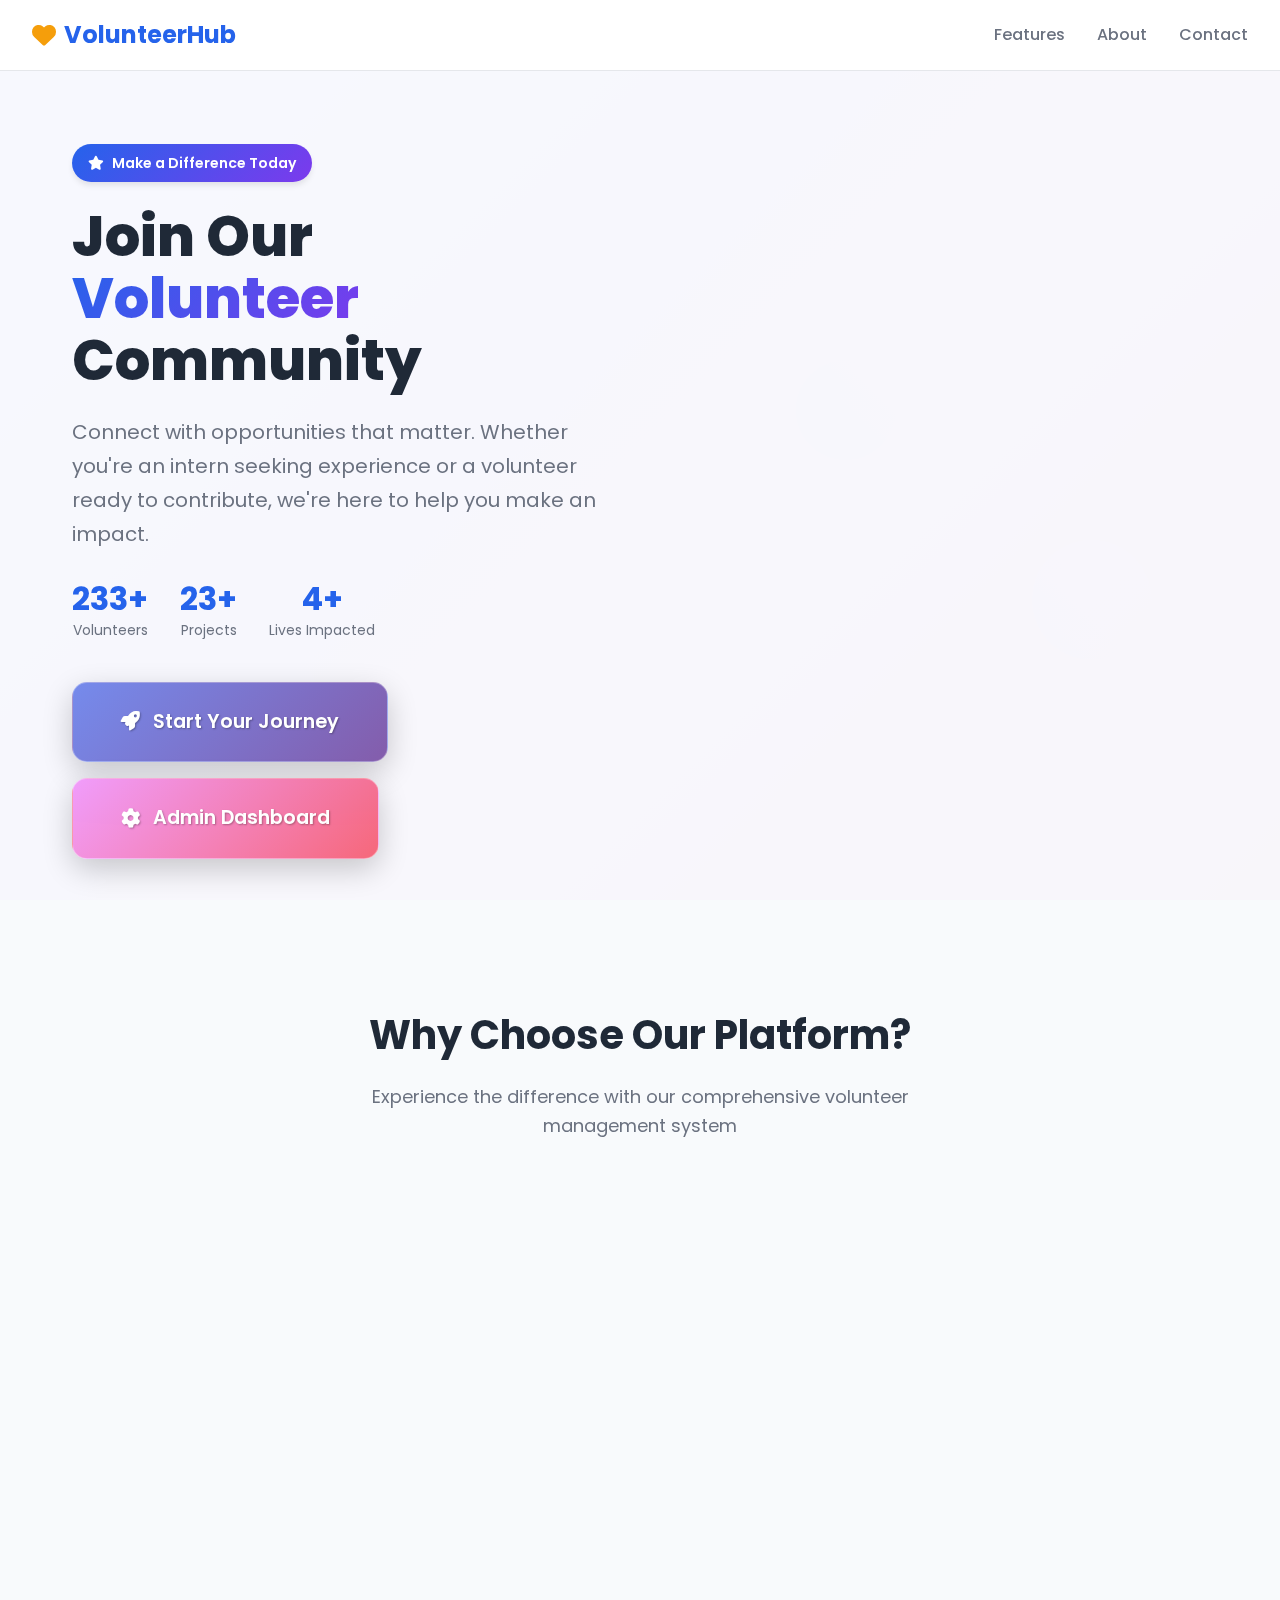
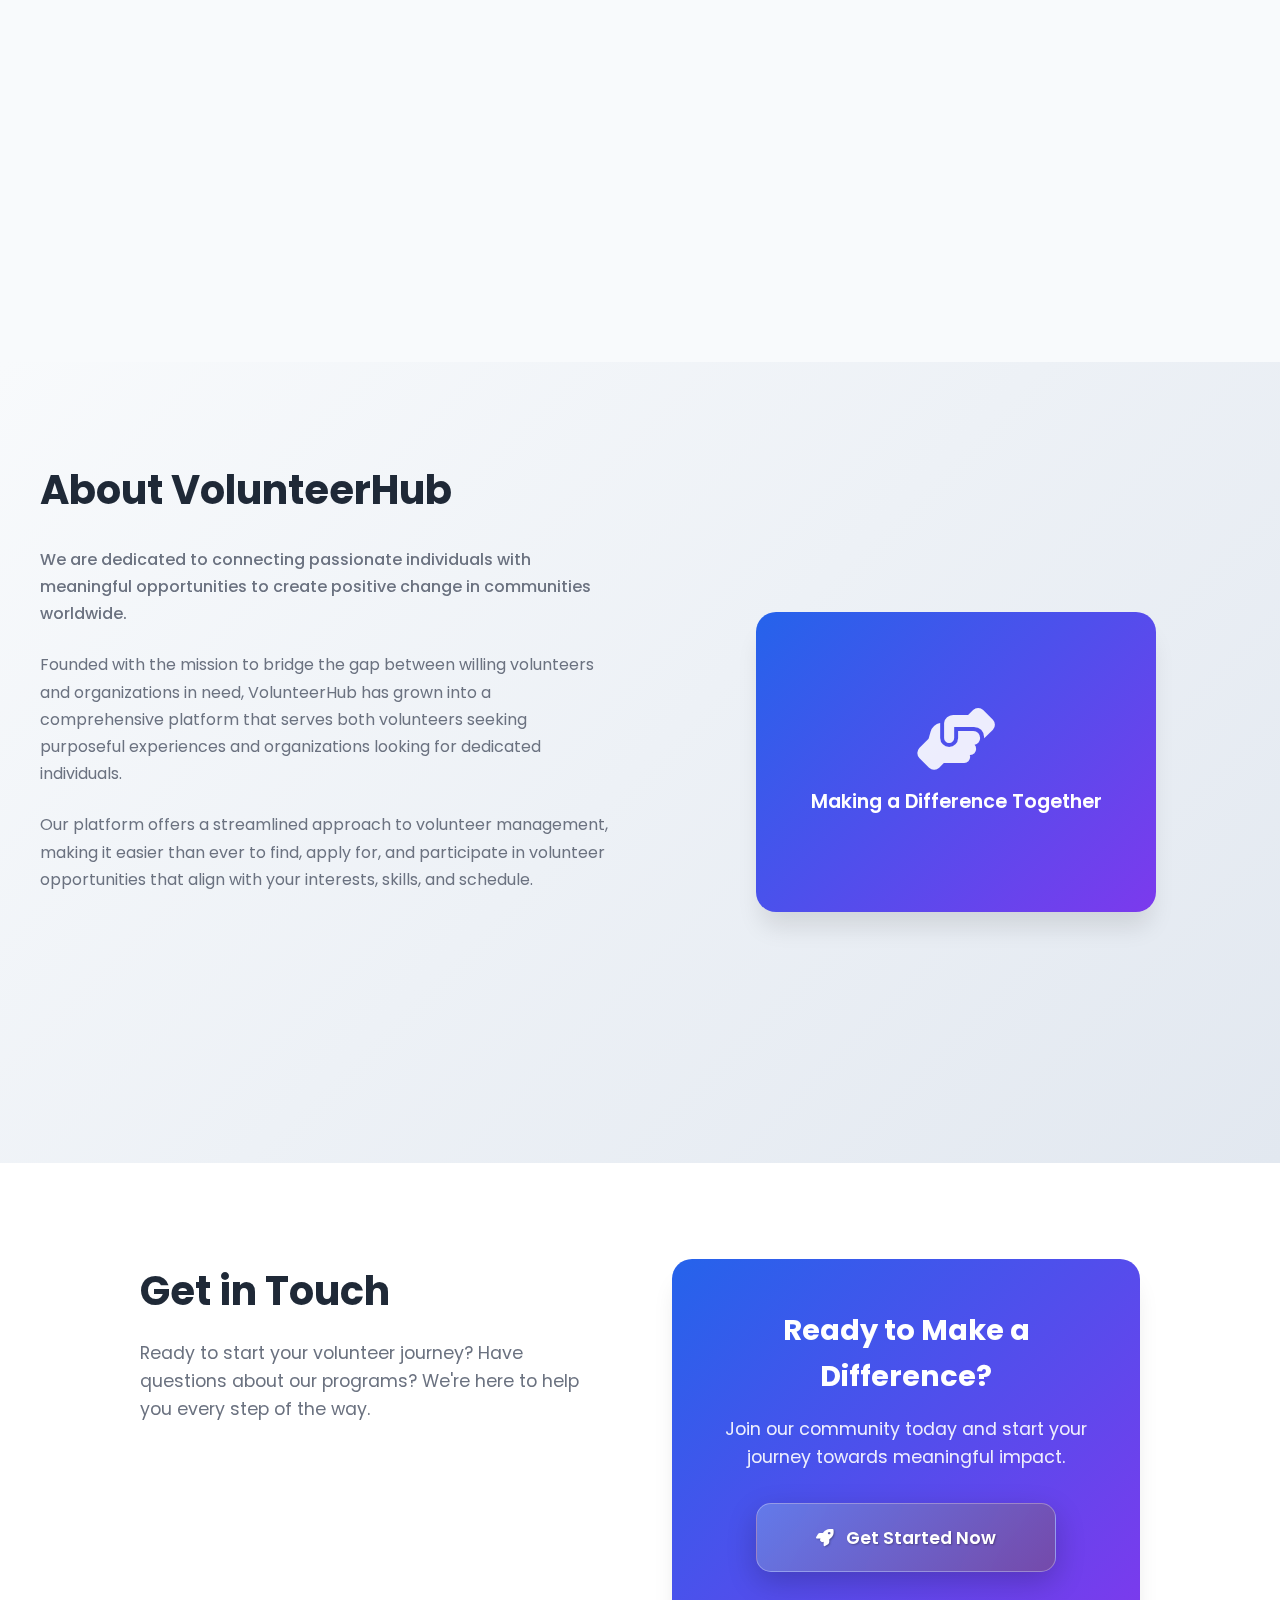
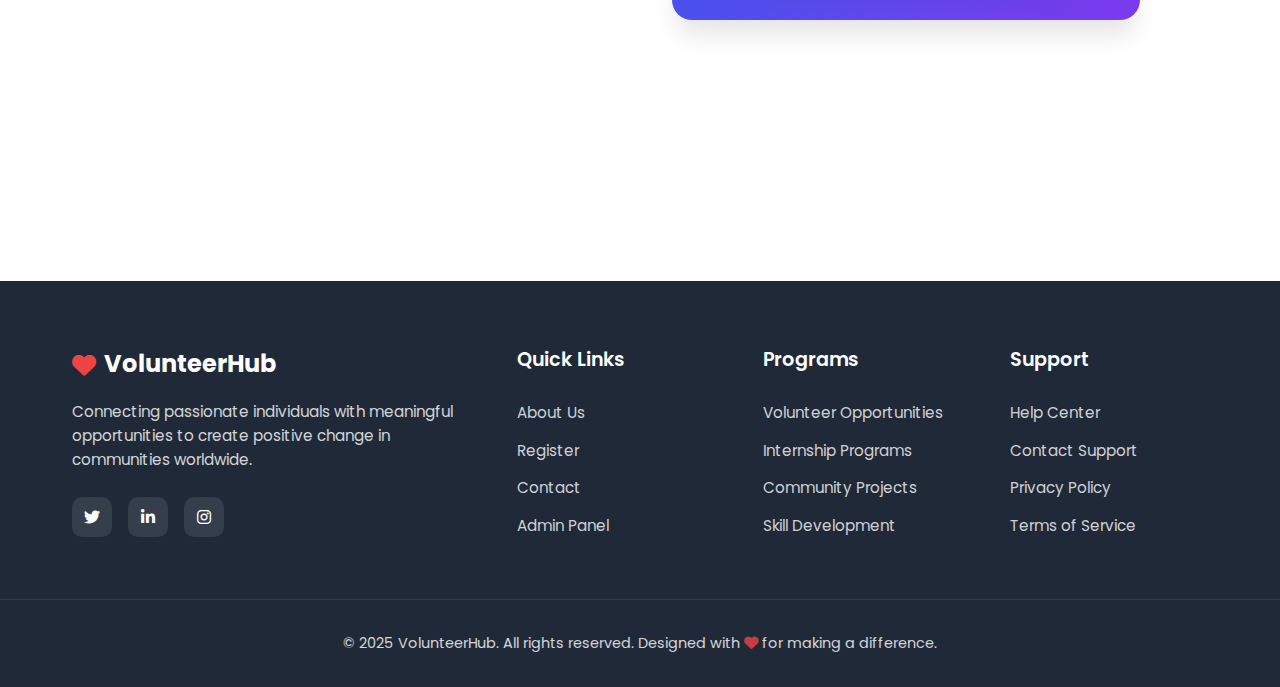
<file: VolunteerHub/FrontendWeb/admin.html>
<!DOCTYPE html>
<html lang="en">
<head>
    <meta charset="UTF-8">
    <meta name="viewport" content="width=device-width, initial-scale=1.0">
    <title>Admin Dashboard | Volunteer Portal</title>
    <link rel="stylesheet" href="style.css">
    <link href="https://fonts.googleapis.com/css2?family=Poppins:wght@300;400;500;600;700;800&display=swap" rel="stylesheet">
    <link rel="stylesheet" href="https://cdnjs.cloudflare.com/ajax/libs/font-awesome/6.4.0/css/all.min.css">
</head>
<body>
    <!-- Hero Background -->
    <div class="hero-background">
        <div class="hero-overlay"></div>
    </div>
    
    <div class="admin-container">
        <!-- Admin Header -->
        <header class="admin-header">
            <div class="admin-nav">
                <div class="admin-brand">
                    <i class="fas fa-chart-line"></i>
                    <span>Admin Dashboard</span>
                </div>
                <div class="admin-actions">
                    <button class="btn-refresh" id="refreshBtn">
                        <i class="fas fa-sync-alt"></i>
                        Refresh
                    </button>
                    <a href="index.html" class="btn-home">
                        <i class="fas fa-home"></i>
                        Home
                    </a>
                </div>
            </div>
        </header>

        <!-- Statistics Cards -->
        <section class="stats-section">
            <div class="stats-grid">
                <div class="stat-card">
                    <div class="stat-icon total">
                        <i class="fas fa-users"></i>
                    </div>
                    <div class="stat-content">
                        <h3 id="totalApplicants">0</h3>
                        <p>Total Applicants</p>
                    </div>
                </div>
                
                <div class="stat-card">
                    <div class="stat-icon interns">
                        <i class="fas fa-graduation-cap"></i>
                    </div>
                    <div class="stat-content">
                        <h3 id="totalInterns">0</h3>
                        <p>Intern Applications</p>
                    </div>
                </div>
                
                <div class="stat-card">
                    <div class="stat-icon volunteers">
                        <i class="fas fa-heart"></i>
                    </div>
                    <div class="stat-content">
                        <h3 id="totalVolunteers">0</h3>
                        <p>Volunteer Applications</p>
                    </div>
                </div>
            </div>
        </section>

        <!-- Filters and Controls -->
        <section class="filters-section">
            <div class="filters-container">
                <div class="filter-controls">
                    <select id="roleFilter" class="filter-select">
                        <option value="">All Roles</option>
                        <option value="Intern">Interns Only</option>
                        <option value="Volunteer">Volunteers Only</option>
                    </select>
                    
                    <select id="sortBy" class="filter-select">
                        <option value="name">Sort by Name</option>
                        <option value="email">Sort by Email</option>
                        <option value="role">Sort by Role</option>
                        <option value="recent">Most Recent</option>
                    </select>
                </div>
            </div>
        </section>
        <main class="admin-main">
            <div class="table-section">
                <div class="table-header">
                    <h2>
                        <i class="fas fa-table"></i>
                        Applicant Management
                    </h2>
                    <div class="table-info">
                        <span id="tableCount">Showing 0 applicants</span>
                    </div>
                </div>

                <div class="table-container">
                  
                    <div id="loadingState" class="loading-state">
                        <div class="loading-spinner"></div>
                        <p>Loading applicants...</p>
                    </div>

                  
                    <div id="errorState" class="error-state" style="display: none;">
                        <i class="fas fa-exclamation-triangle"></i>
                        <h3>Unable to Load Data</h3>
                        <p>There was an error connecting to the server. Please check your connection and try again.</p>
                        <button class="btn-retry" onclick="loadApplicants()">
                            <i class="fas fa-redo"></i>
                            Retry
                        </button>
                    </div>

                  
                    <div id="emptyState" class="empty-state" style="display: none;">
                        <i class="fas fa-inbox"></i>
                        <h3>No Applicants Found</h3>
                        <p>There are no applicant records to display. New applications will appear here.</p>
                    </div>

                  
                    <div id="tableWrapper" class="table-wrapper" style="display: none;">
                        <table id="applicantsTable" class="applicants-table">
                            <thead>
                                <tr>
                                    <th class="sortable" data-sort="name">
                                        <i class="fas fa-user"></i>
                                        Name
                                        <i class="fas fa-sort sort-icon"></i>
                                    </th>
                                    <th class="sortable" data-sort="email">
                                        <i class="fas fa-envelope"></i>
                                        Email
                                        <i class="fas fa-sort sort-icon"></i>
                                    </th>
                                    <th class="sortable" data-sort="phone">
                                        <i class="fas fa-phone"></i>
                                        Phone
                                        <i class="fas fa-sort sort-icon"></i>
                                    </th>
                                    <th class="sortable" data-sort="role">
                                        <i class="fas fa-tag"></i>
                                        Role
                                        <i class="fas fa-sort sort-icon"></i>
                                    </th>
                                    <th>
                                        <i class="fas fa-cogs"></i>
                                        Skills
                                    </th>
                                </tr>
                            </thead>
                            <tbody id="applicantsTableBody">
                  
                            </tbody>
                        </table>
                    </div>
                </div>
            </div>
        </main>
    </div>

    
    <div id="applicantModal" class="modal" style="display: none;">
        <div class="modal-content">
            <div class="modal-header">
                <h3><i class="fas fa-user-circle"></i> Applicant Details</h3>
                <button class="modal-close" onclick="closeModal()">
                    <i class="fas fa-times"></i>
                </button>
            </div>
            <div class="modal-body" id="modalBody">
    
            </div>
            <div class="modal-footer">
                <button class="btn btn-secondary" onclick="closeModal()">Close</button>
                <button class="btn btn-primary" onclick="contactApplicant()">
                    <i class="fas fa-envelope"></i>
                    Contact
                </button>
            </div>
        </div>
    </div>

    <script src="script/admin.js"></script>
</body>
</html>
</file>
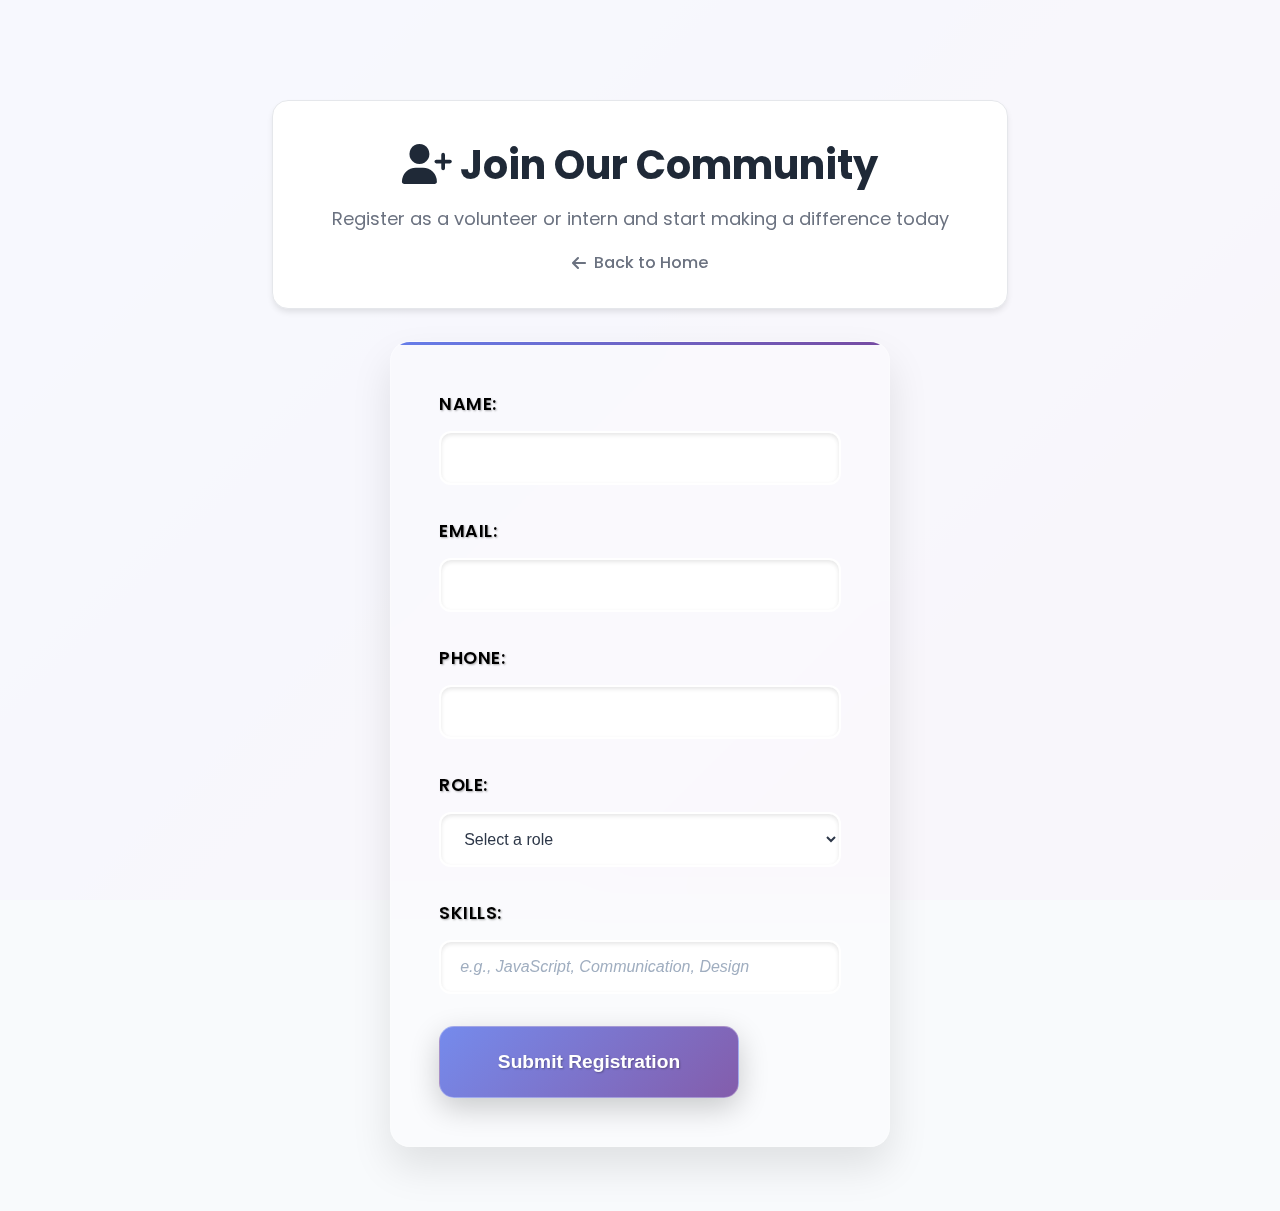
<file: VolunteerHub/FrontendWeb/register.html>
<!DOCTYPE html>
<html lang="en">
<head>
    <meta charset="UTF-8">
    <meta name="viewport" content="width=device-width, initial-scale=1.0">
    <title>Register | Volunteer Portal</title>
    <link rel="stylesheet" href="style.css">
    <link href="https://fonts.googleapis.com/css2?family=Poppins:wght@300;400;500;600;700;800&display=swap" rel="stylesheet">
    <link rel="stylesheet" href="https://cdnjs.cloudflare.com/ajax/libs/font-awesome/6.4.0/css/all.min.css">
</head>
<body>
    <!-- Hero Background -->
    <div class="hero-background">
        <div class="hero-overlay"></div>
    </div>
    
    <div class="container">
        <header>
            <h1><i class="fas fa-user-plus"></i> Join Our Community</h1>
            <p class="subtitle">Register as a volunteer or intern and start making a difference today</p>
            <a href="index.html" class="back-link">
                <i class="fas fa-arrow-left"></i>
                Back to Home
            </a>
        </header>
        
        <main>
            <form id="registrationForm" class="registration-form">
                <div class="form-group">
                    <label style="color: black;" for="name">Name:</label>
                    <input type="text" id="name" name="name" required>
                </div>
                
                <div class="form-group">
                    <label for="email" style="color: black;">Email:</label>
                    <input type="email" id="email" name="email" required>
                </div>
                
                <div class="form-group">
                    <label for="phone" style="color: black;">Phone:</label>
                    <input type="text" id="phone" name="phone" required>
                </div>
                
                <div class="form-group">
                    <label for="role" style="color: black;">Role:</label>
                    <select id="role" name="role" required>
                        <option value="">Select a role</option>
                        <option value="Intern">Intern</option>
                        <option value="Volunteer">Volunteer</option>
                    </select>
                </div>
                
                <div class="form-group">
                    <label for="skills" style="color: black;">Skills:</label>
                    <input type="text" id="skills" name="skills" placeholder="e.g., JavaScript, Communication, Design" required>
                </div>
                
                <button type="submit" class="btn btn-primary">Submit Registration</button>
            </form>
        </main>
    </div>
    
    <script src="script/register.js"></script>
</body>
</html>
</file>
<file: FrontendWeb/style.css>
*{
  margin: 0;
    padding: 0;
    box-sizing: border-box;
}

html {
    scroll-behavior: smooth;
}

:root {
    --primary-color: #2563eb;
    --primary-dark: #1d4ed8;
    --secondary-color: #7c3aed;
    --accent-color: #f59e0b;
    --success-color: #10b981;
    --text-dark: #1f2937;
    --text-gray: #6b7280;
    --bg-light: #f8fafc;
    --white: #ffffff;
    --border-light: #e5e7eb;
    --shadow-sm: 0 1px 3px 0 rgba(0, 0, 0, 0.1);
    --shadow-md: 0 4px 6px -1px rgba(0, 0, 0, 0.1);
    --shadow-lg: 0 10px 15px -3px rgba(0, 0, 0, 0.1);
    --shadow-xl: 0 20px 25px -5px rgba(0, 0, 0, 0.1);
}

body {
    font-family: 'Poppins', sans-serif;
    line-height: 1.6;
    color: var(--text-dark);
    background: var(--bg-light);
    overflow-x: hidden;
}

.hero-background {
    position: fixed;
    top: 0;
    left: 0;
    width: 100%;
    height: 100vh;
    background: linear-gradient(135deg, #667eea 0%, #764ba2 100%);
    z-index: -2;
}

.hero-overlay {
    position: absolute;
    top: 0;
    left: 0;
    width: 100%;
    height: 100%;
    background: rgba(255, 255, 255, 0.95);
    z-index: 1;
}

.floating-shapes {
    position: absolute;
    width: 100%;
    height: 100%;
    overflow: hidden;
}

.shape {
    position: absolute;
    border-radius: 50%;
    background: linear-gradient(45deg, var(--primary-color), var(--secondary-color));
    opacity: 0.1;
    animation: float 20s infinite ease-in-out;
}

.shape-1 {
    width: 80px;
    height: 80px;
    top: 20%;
    left: 10%;
    animation-delay: 0s;
}

.shape-2 {
    width: 120px;
    height: 120px;
    top: 60%;
    right: 10%;
    animation-delay: 5s;
}

.shape-3 {
    width: 60px;
    height: 60px;
    bottom: 20%;
    left: 20%;
    animation-delay: 10s;
}

.shape-4 {
    width: 100px;
    height: 100px;
    top: 40%;
    right: 30%;
    animation-delay: 15s;
}

@keyframes float {
    0%, 100% { transform: translateY(0px) rotate(0deg); }
    25% { transform: translateY(-20px) rotate(90deg); }
    50% { transform: translateY(-40px) rotate(180deg); }
    75% { transform: translateY(-20px) rotate(270deg); }
}

.navbar {
    position: fixed;
    top: 0;
    left: 0;
    right: 0;
    padding: 1rem 2rem;
    background: rgba(255, 255, 255, 0.95);
    backdrop-filter: blur(10px);
    border-bottom: 1px solid var(--border-light);
    z-index: 1000;
    display: flex;
    justify-content: space-between;
    align-items: center;
}

.nav-brand {
    display: flex;
    align-items: center;
    gap: 0.5rem;
    font-size: 1.5rem;
    font-weight: 700;
    color: var(--primary-color);
}

.nav-brand i {
    color: var(--accent-color);
}

.nav-links {
    display: flex;
    gap: 2rem;
}

.nav-link {
    color: var(--text-gray);
    text-decoration: none;
    font-weight: 500;
    transition: color 0.3s ease;
}

.nav-link:hover {
    color: var(--primary-color);
}

.nav-link.active {
    color: var(--primary-color);
    font-weight: 600;
}

.animate-on-scroll {
    opacity: 0;
    transform: translateY(30px);
    transition: all 0.8s ease;
}

.animate-on-scroll.animate-in {
    opacity: 1;
    transform: translateY(0);
}

.btn {
    position: relative;
    overflow: hidden;
}

.ripple {
    position: absolute;
    border-radius: 50%;
    background: rgba(255, 255, 255, 0.3);
    transform: scale(0);
    animation: ripple-animation 0.6s linear;
    pointer-events: none;
}

@keyframes ripple-animation {
    to {
        transform: scale(4);
        opacity: 0;
    }
}

.form-group.focused label {
    color: var(--primary-color);
    transform: scale(0.9) translateY(-10px);
}

@media (max-width: 768px) {
    .navbar {
        padding: 1rem;
    }
    
    .nav-links {
        gap: 1rem;
    }
    
    .nav-link {
        font-size: 0.9rem;
    }
}

.main-container {
    position: relative;
    z-index: 10;
    min-height: 100vh;
    padding-top: 80px;
}

.hero-section {
    display: grid;
    grid-template-columns: 1fr 1fr;
    gap: 4rem;
    max-width: 1200px;
    margin: 0 auto;
    padding: 4rem 2rem;
    align-items: center;
    min-height: calc(100vh - 80px);
}

.hero-content {
    animation: slideInLeft 1s ease-out;
}

.hero-badge {
    display: inline-flex;
    align-items: center;
    gap: 0.5rem;
    padding: 0.5rem 1rem;
    background: linear-gradient(135deg, var(--primary-color), var(--secondary-color));
    color: white;
    border-radius: 25px;
    font-size: 0.875rem;
    font-weight: 600;
    margin-bottom: 1.5rem;
    box-shadow: var(--shadow-md);
}

.hero-title {
    font-size: 3.5rem;
    font-weight: 800;
    line-height: 1.1;
    margin-bottom: 1.5rem;
    color: var(--text-dark);
}

.highlight {
    background: linear-gradient(135deg, var(--primary-color), var(--secondary-color));
    background-clip: text;
    -webkit-background-clip: text;
    -webkit-text-fill-color: transparent;
    position: relative;
}

.hero-subtitle {
    font-size: 1.25rem;
    color: var(--text-gray);
    margin-bottom: 2rem;
    line-height: 1.7;
}

.hero-stats {
    display: flex;
    gap: 2rem;
    margin-bottom: 2.5rem;
}

.stat-item {
    text-align: center;
}

.stat-number {
    font-size: 2rem;
    font-weight: 700;
    color: var(--primary-color);
    line-height: 1;
}

.stat-label {
    font-size: 0.875rem;
    color: var(--text-gray);
    margin-top: 0.25rem;
}

.cta-buttons {
    display: flex;
    gap: 1rem;
    flex-wrap: wrap;
}

.btn {
    display: inline-flex;
    align-items: center;
    gap: 0.75rem;
    padding: 1rem 2rem;
    border-radius: 12px;
    text-decoration: none;
    font-weight: 600;
    font-size: 1rem;
    transition: all 0.3s ease;
    position: relative;
    overflow: hidden;
    border: none;
    cursor: pointer;
}

.btn-primary {
    background: linear-gradient(135deg, var(--primary-color), var(--primary-dark));
    color: white;
    box-shadow: var(--shadow-lg);
}

.btn-primary:hover {
    transform: translateY(-2px);
    box-shadow: var(--shadow-xl);
}

.btn-secondary {
    background: white;
    color: var(--text-dark);
    border: 2px solid var(--border-light);
    box-shadow: var(--shadow-md);
}

.btn-secondary:hover {
    background: var(--bg-light);
    transform: translateY(-2px);
}

.btn-shine {
    position: absolute;
    top: 0;
    left: -100%;
    width: 100%;
    height: 100%;
    background: linear-gradient(90deg, transparent, rgba(255, 255, 255, 0.3), transparent);
    transition: left 0.6s ease;
}

.btn-primary:hover .btn-shine {
    left: 100%;
}

.hero-visual {
    animation: slideInRight 1s ease-out;
    display: flex;
    justify-content: center;
    align-items: center;
}

.visual-card {
    background: white;
    border-radius: 16px;
    padding: 1.5rem;
    box-shadow: var(--shadow-xl);
    width: 100%;
    max-width: 400px;
    border: 1px solid var(--border-light);
}

.card-header {
    display: flex;
    align-items: center;
    justify-content: space-between;
    margin-bottom: 1.5rem;
    padding-bottom: 1rem;
    border-bottom: 1px solid var(--border-light);
}

.card-dots {
    display: flex;
    gap: 0.5rem;
}

.card-dots span {
    width: 12px;
    height: 12px;
    border-radius: 50%;
    background: var(--border-light);
}

.card-dots span:first-child { background: #ff5f57; }
.card-dots span:nth-child(2) { background: #ffbd2e; }
.card-dots span:last-child { background: #28ca42; }

.card-title {
    font-weight: 600;
    color: var(--text-gray);
    font-size: 0.875rem;
}

.form-preview {
    margin-bottom: 1.5rem;
}

.input-line {
    height: 12px;
    background: var(--bg-light);
    border-radius: 6px;
    margin-bottom: 1rem;
    animation: pulse 2s infinite;
}

.input-line.short { width: 60%; }
.input-line.medium { width: 80%; }

.submit-btn-preview {
    background: linear-gradient(135deg, var(--primary-color), var(--primary-dark));
    color: white;
    padding: 0.75rem 1.5rem;
    border-radius: 8px;
    text-align: center;
    font-weight: 600;
    font-size: 0.875rem;
}

.features-section {
    max-width: 1200px;
    margin: 0 auto;
    padding: 4rem 2rem;
}

.section-header {
    text-align: center;
    margin-bottom: 3rem;
}

.section-header h2 {
    font-size: 2.5rem;
    font-weight: 700;
    color: var(--text-dark);
    margin-bottom: 1rem;
}

.section-header p {
    font-size: 1.125rem;
    color: var(--text-gray);
    max-width: 600px;
    margin: 0 auto;
}

.features-grid {
    display: grid;
    grid-template-columns: repeat(auto-fit, minmax(300px, 1fr));
    gap: 2rem;
}

.feature-card {
    background: white;
    padding: 2rem;
    border-radius: 16px;
    box-shadow: var(--shadow-md);
    border: 1px solid var(--border-light);
    text-align: center;
    transition: transform 0.3s ease, box-shadow 0.3s ease;
}

.feature-card:hover {
    transform: translateY(-5px);
    box-shadow: var(--shadow-xl);
}

.feature-icon {
    width: 80px;
    height: 80px;
    background: linear-gradient(135deg, var(--primary-color), var(--secondary-color));
    border-radius: 50%;
    display: flex;
    align-items: center;
    justify-content: center;
    margin: 0 auto 1.5rem;
    color: white;
    font-size: 2rem;
}

.feature-card h3 {
    font-size: 1.5rem;
    font-weight: 600;
    color: var(--text-dark);
    margin-bottom: 1rem;
}

.feature-card p {
    color: var(--text-gray);
    line-height: 1.6;
}

@keyframes slideInLeft {
    from {
        opacity: 0;
        transform: translateX(-50px);
    }
    to {
        opacity: 1;
        transform: translateX(0);
    }
}

@keyframes slideInRight {
    from {
        opacity: 0;
        transform: translateX(50px);
    }
    to {
        opacity: 1;
        transform: translateX(0);
    }
}

@keyframes pulse {
    0%, 100% { opacity: 1; }
    50% { opacity: 0.5; }
}

.registration-form {
    background: white;
    padding: 2.5rem;
    border-radius: 16px;
    box-shadow: var(--shadow-xl);
    width: 100%;
    max-width: 500px;
    border: 1px solid var(--border-light);
    margin: 2rem auto;
}

.form-group {
    margin-bottom: 1.5rem;
}

.form-group label {
    display: block;
    margin-bottom: 0.5rem;
    font-weight: 600;
    color: var(--text-dark);
    font-size: 0.875rem;
    text-transform: uppercase;
    letter-spacing: 0.5px;
}

.form-group input,
.form-group select {
    width: 100%;
    padding: 1rem;
    border: 2px solid var(--border-light);
    border-radius: 8px;
    font-size: 1rem;
    transition: all 0.3s ease;
    background: white;
    color: var(--text-dark);
}

.form-group input:focus,
.form-group select:focus {
    outline: none;
    border-color: var(--primary-color);
    box-shadow: 0 0 0 3px rgba(37, 99, 235, 0.1);
}

.form-group input::placeholder {
    color: var(--text-gray);
}

.table-container {
    background: white;
    border-radius: 16px;
    box-shadow: var(--shadow-xl);
    overflow: hidden;
    width: 100%;
    border: 1px solid var(--border-light);
    margin: 2rem 0;
}

.applicants-table {
    width: 100%;
    border-collapse: collapse;
}

.applicants-table th {
    background: var(--primary-color);
    color: white;
    padding: 1.25rem;
    text-align: left;
    font-weight: 600;
    font-size: 0.875rem;
    text-transform: uppercase;
    letter-spacing: 0.5px;
}

.applicants-table td {
    padding: 1.25rem;
    border-bottom: 1px solid var(--border-light);
    color: var(--text-dark);
    font-weight: 500;
}

.applicants-table tbody tr:hover {
    background: var(--bg-light);
}

.applicants-table tbody tr:last-child td {
    border-bottom: none;
}

.role-badge {
    padding: 0.375rem 0.75rem;
    border-radius: 20px;
    font-size: 0.75rem;
    font-weight: 600;
    text-transform: uppercase;
    letter-spacing: 0.5px;
}

.role-intern {
    background: rgba(37, 99, 235, 0.1);
    color: var(--primary-color);
    border: 1px solid rgba(37, 99, 235, 0.2);
}

.role-volunteer {
    background: rgba(124, 58, 237, 0.1);
    color: var(--secondary-color);
    border: 1px solid rgba(124, 58, 237, 0.2);
}

.loading {
    text-align: center;
    padding: 3rem;
    color: var(--text-gray);
    font-size: 1.125rem;
    font-weight: 500;
}

.error {
    text-align: center;
    padding: 3rem;
    color: #dc2626;
    font-size: 1.125rem;
    font-weight: 500;
    background: rgba(220, 38, 38, 0.05);
    border-radius: 12px;
    border: 1px solid rgba(220, 38, 38, 0.1);
}

.no-data {
    text-align: center;
    padding: 3rem;
    color: var(--text-gray);
    font-size: 1.125rem;
    font-weight: 500;
}

.back-link {
    color: var(--text-gray);
    text-decoration: none;
    font-weight: 500;
    transition: color 0.3s ease;
    display: inline-flex;
    align-items: center;
    gap: 0.5rem;
    margin-top: 1rem;
}

.back-link:hover {
    color: var(--primary-color);
}

header {
    text-align: center;
    margin-bottom: 2rem;
    padding: 2rem;
    background: white;
    border-radius: 16px;
    box-shadow: var(--shadow-md);
    border: 1px solid var(--border-light);
}

header h1 {
    font-size: 2.5rem;
    font-weight: 700;
    color: var(--text-dark);
    margin-bottom: 0.5rem;
}

.subtitle {
    font-size: 1.125rem;
    color: var(--text-gray);
    font-weight: 400;
}

.admin-container {
    max-width: 1400px;
    margin: 0 auto;
    padding: 0;
    min-height: 100vh;
    position: relative;
    z-index: 10;
}

.admin-header {
    background: white;
    border-bottom: 1px solid var(--border-light);
    box-shadow: var(--shadow-sm);
    position: sticky;
    top: 0;
    z-index: 100;
}

.admin-nav {
    display: flex;
    justify-content: space-between;
    align-items: center;
    padding: 1rem 2rem;
}

.admin-brand {
    display: flex;
    align-items: center;
    gap: 0.75rem;
    font-size: 1.5rem;
    font-weight: 700;
    color: var(--primary-color);
}

.admin-brand i {
    color: var(--accent-color);
}

.admin-actions {
    display: flex;
    gap: 1rem;
    align-items: center;
}

.btn-refresh, .btn-home {
    display: inline-flex;
    align-items: center;
    gap: 0.5rem;
    padding: 0.75rem 1.25rem;
    border: none;
    border-radius: 8px;
    text-decoration: none;
    font-weight: 500;
    font-size: 0.875rem;
    cursor: pointer;
    transition: all 0.3s ease;
}

.btn-refresh {
    background: var(--primary-color);
    color: white;
}

.btn-refresh:hover {
    background: var(--primary-dark);
    transform: translateY(-1px);
}

.btn-home {
    background: var(--bg-light);
    color: var(--text-gray);
    border: 1px solid var(--border-light);
}

.btn-home:hover {
    background: white;
    color: var(--text-dark);
}

.stats-section {
    padding: 2rem;
}

.stats-grid {
    display: grid;
    grid-template-columns: repeat(auto-fit, minmax(250px, 1fr));
    gap: 1.5rem;
}

.stat-card {
    background: white;
    border-radius: 12px;
    padding: 1.5rem;
    box-shadow: var(--shadow-md);
    border: 1px solid var(--border-light);
    display: flex;
    align-items: center;
    gap: 1rem;
    transition: transform 0.3s ease, box-shadow 0.3s ease;
}

.stat-card:hover {
    transform: translateY(-2px);
    box-shadow: var(--shadow-lg);
}

.stat-icon {
    width: 60px;
    height: 60px;
    border-radius: 12px;
    display: flex;
    align-items: center;
    justify-content: center;
    font-size: 1.5rem;
    color: white;
}

.stat-icon.total {
    background: linear-gradient(135deg, var(--primary-color), var(--primary-dark));
}

.stat-icon.interns {
    background: linear-gradient(135deg, var(--secondary-color), #6d28d9);
}

.stat-icon.volunteers {
    background: linear-gradient(135deg, var(--success-color), #059669);
}

.stat-icon.recent {
    background: linear-gradient(135deg, var(--accent-color), #d97706);
}

.stat-content h3 {
    font-size: 2rem;
    font-weight: 700;
    color: var(--text-dark);
    margin-bottom: 0.25rem;
}

.stat-content p {
    color: var(--text-gray);
    font-size: 0.875rem;
    font-weight: 500;
}

.filters-section {
    padding: 0 2rem 2rem;
}

.filters-container {
    background: white;
    border-radius: 12px;
    padding: 1.5rem;
    box-shadow: var(--shadow-md);
    border: 1px solid var(--border-light);
    display: flex;
    gap: 1.5rem;
    align-items: center;
    flex-wrap: wrap;
}

.search-box {
    position: relative;
    flex: 1;
    min-width: 300px;
}

.search-box i {
    position: absolute;
    left: 1rem;
    top: 50%;
    transform: translateY(-50%);
    color: var(--text-gray);
}

.search-box input {
    width: 100%;
    padding: 0.75rem 1rem 0.75rem 2.5rem;
    border: 2px solid var(--border-light);
    border-radius: 8px;
    font-size: 0.875rem;
    transition: border-color 0.3s ease;
}

.search-box input:focus {
    outline: none;
    border-color: var(--primary-color);
}

.filter-controls {
    display: flex;
    gap: 1rem;
    align-items: center;
}

.filter-select {
    padding: 0.75rem 1rem;
    border: 2px solid var(--border-light);
    border-radius: 8px;
    font-size: 0.875rem;
    background: white;
    min-width: 150px;
    cursor: pointer;
}

.filter-select:focus {
    outline: none;
    border-color: var(--primary-color);
}

.btn-export {
    display: inline-flex;
    align-items: center;
    gap: 0.5rem;
    padding: 0.75rem 1.25rem;
    background: var(--success-color);
    color: white;
    border: none;
    border-radius: 8px;
    font-weight: 500;
    font-size: 0.875rem;
    cursor: pointer;
    transition: all 0.3s ease;
}

.btn-export:hover {
    background: #059669;
    transform: translateY(-1px);
}

.admin-main {
    padding: 0 2rem 2rem;
}

.table-section {
    background: white;
    border-radius: 12px;
    box-shadow: var(--shadow-md);
    border: 1px solid var(--border-light);
    overflow: hidden;
}

.table-header {
    padding: 1.5rem;
    border-bottom: 1px solid var(--border-light);
    display: flex;
    justify-content: space-between;
    align-items: center;
    background: var(--bg-light);
}

.table-header h2 {
    display: flex;
    align-items: center;
    gap: 0.5rem;
    font-size: 1.25rem;
    font-weight: 600;
    color: var(--text-dark);
}

.table-info {
    color: var(--text-gray);
    font-size: 0.875rem;
}

.table-wrapper {
    overflow-x: auto;
}

.applicants-table {
    width: 100%;
    border-collapse: collapse;
    font-size: 0.875rem;
}

.applicants-table th {
    background: var(--primary-color);
    color: white;
    padding: 1rem;
    text-align: left;
    font-weight: 600;
    font-size: 0.8rem;
    text-transform: uppercase;
    letter-spacing: 0.5px;
    white-space: nowrap;
    position: relative;
}

.applicants-table th.sortable {
    cursor: pointer;
    transition: background-color 0.3s ease;
}

.applicants-table th.sortable:hover {
    background: var(--primary-dark);
}

.sort-icon {
    margin-left: 0.5rem;
    opacity: 0.5;
    font-size: 0.7rem;
}

.applicants-table th.sorted .sort-icon {
    opacity: 1;
}

.applicants-table td {
    padding: 1rem;
    border-bottom: 1px solid var(--border-light);
    color: var(--text-dark);
    font-weight: 500;
    vertical-align: middle;
}

.applicants-table tbody tr {
    transition: background-color 0.3s ease;
}

.applicants-table tbody tr:hover {
    background: var(--bg-light);
}

.applicants-table tbody tr:last-child td {
    border-bottom: none;
}

.action-buttons {
    display: flex;
    gap: 0.5rem;
}

.btn-action {
    padding: 0.375rem 0.75rem;
    border: none;
    border-radius: 6px;
    font-size: 0.75rem;
    font-weight: 500;
    cursor: pointer;
    transition: all 0.3s ease;
    display: inline-flex;
    align-items: center;
    gap: 0.25rem;
}

.btn-view {
    background: var(--primary-color);
    color: white;
}

.btn-view:hover {
    background: var(--primary-dark);
}

.btn-contact {
    background: var(--success-color);
    color: white;
}

.btn-contact:hover {
    background: #059669;
}

.loading-state, .error-state, .empty-state {
    text-align: center;
    padding: 4rem 2rem;
}

.loading-spinner {
    width: 40px;
    height: 40px;
    border: 4px solid var(--border-light);
    border-top-color: var(--primary-color);
    border-radius: 50%;
    animation: spin 1s linear infinite;
    margin: 0 auto 1rem;
}

.error-state i, .empty-state i {
    font-size: 3rem;
    color: var(--text-gray);
    margin-bottom: 1rem;
    display: block;
}

.error-state h3, .empty-state h3 {
    color: var(--text-dark);
    margin-bottom: 0.5rem;
}

.error-state p, .empty-state p {
    color: var(--text-gray);
    margin-bottom: 1.5rem;
}

.btn-retry {
    display: inline-flex;
    align-items: center;
    gap: 0.5rem;
    padding: 0.75rem 1.5rem;
    background: var(--primary-color);
    color: white;
    border: none;
    border-radius: 8px;
    font-weight: 500;
    cursor: pointer;
    transition: all 0.3s ease;
}

.btn-retry:hover {
    background: var(--primary-dark);
}

.modal {
    position: fixed;
    top: 0;
    left: 0;
    width: 100%;
    height: 100%;
    background: rgba(0, 0, 0, 0.5);
    display: flex;
    align-items: center;
    justify-content: center;
    z-index: 1000;
}

.modal-content {
    background: white;
    border-radius: 12px;
    max-width: 500px;
    width: 90%;
    max-height: 80vh;
    overflow-y: auto;
    box-shadow: var(--shadow-xl);
}

.modal-header {
    padding: 1.5rem;
    border-bottom: 1px solid var(--border-light);
    display: flex;
    justify-content: space-between;
    align-items: center;
}

.modal-header h3 {
    display: flex;
    align-items: center;
    gap: 0.5rem;
    color: var(--text-dark);
}

.modal-close {
    background: none;
    border: none;
    font-size: 1.25rem;
    color: var(--text-gray);
    cursor: pointer;
    padding: 0.5rem;
    border-radius: 6px;
    transition: color 0.3s ease;
}

.modal-close:hover {
    color: var(--text-dark);
    background: var(--bg-light);
}

.modal-body {
    padding: 1.5rem;
}

.modal-footer {
    padding: 1.5rem;
    border-top: 1px solid var(--border-light);
    display: flex;
    gap: 1rem;
    justify-content: flex-end;
}

.form-group input.error,
.form-group select.error {
    border-color: #dc2626;
    box-shadow: 0 0 0 3px rgba(220, 38, 38, 0.1);
}

.form-submitting {
    opacity: 0.7;
    pointer-events: none;
}

.form-submitting .btn {
    background: var(--text-gray);
    cursor: not-allowed;
}

.applicant-name strong {
    color: var(--text-dark);
    font-weight: 600;
}

.email-link, .phone-link {
    color: var(--primary-color);
    text-decoration: none;
    transition: color 0.3s ease;
}

.email-link:hover, .phone-link:hover {
    color: var(--primary-dark);
    text-decoration: underline;
}

.skills-cell {
    max-width: 200px;
}

.skill-tag {
    display: inline-block;
    background: var(--bg-light);
    color: var(--text-gray);
    padding: 0.25rem 0.5rem;
    border-radius: 12px;
    font-size: 0.75rem;
    margin: 0.125rem;
    border: 1px solid var(--border-light);
}

.more-skills {
    color: var(--text-gray);
    font-size: 0.75rem;
    font-style: italic;
}

.no-skills {
    color: var(--text-gray);
    font-style: italic;
    font-size: 0.875rem;
}

.role-badge {
    display: inline-flex;
    align-items: center;
    gap: 0.375rem;
    padding: 0.375rem 0.75rem;
    border-radius: 20px;
    font-size: 0.75rem;
    font-weight: 600;
    text-transform: uppercase;
    letter-spacing: 0.5px;
}

.role-intern {
    background: rgba(37, 99, 235, 0.1);
    color: var(--primary-color);
    border: 1px solid rgba(37, 99, 235, 0.2);
}

.role-volunteer {
    background: rgba(16, 185, 129, 0.1);
    color: var(--success-color);
    border: 1px solid rgba(16, 185, 129, 0.2);
}

.applicant-details {
    display: flex;
    flex-direction: column;
    gap: 1rem;
}

.detail-row {
    display: flex;
    align-items: flex-start;
    gap: 1rem;
    padding: 0.75rem 0;
    border-bottom: 1px solid var(--border-light);
}

.detail-row:last-child {
    border-bottom: none;
}

.detail-row strong {
    min-width: 100px;
    color: var(--text-gray);
    font-size: 0.875rem;
    display: flex;
    align-items: center;
    gap: 0.5rem;
}

.detail-row span {
    flex: 1;
    color: var(--text-dark);
}

.container {
    max-width: 800px;
    margin: 0 auto;
    padding: 2rem;
    min-height: 100vh;
    padding-top: 100px;
}

@media (max-width: 1024px) {
    .admin-container {
        padding: 0;
    }
    
    .stats-grid {
        grid-template-columns: repeat(2, 1fr);
    }
    
    .filters-container {
        flex-direction: column;
        align-items: stretch;
    }
    
    .search-box {
        min-width: unset;
    }
    
    .filter-controls {
        justify-content: space-between;
        flex-wrap: wrap;
        gap: 0.75rem;
    }
}

@media (max-width: 768px) {
    .admin-nav {
        flex-direction: column;
        gap: 1rem;
        text-align: center;
    }
    
    .admin-actions {
        flex-direction: column;
        width: 100%;
    }
    
    .stats-grid {
        grid-template-columns: 1fr;
    }
    
    .stat-card {
        flex-direction: column;
        text-align: center;
    }
    
    .applicants-table {
        font-size: 0.75rem;
    }
    
    .applicants-table th,
    .applicants-table td {
        padding: 0.5rem 0.25rem;
    }
    
    .action-buttons {
        flex-direction: column;
        gap: 0.25rem;
    }
    
    .btn-action {
        font-size: 0.7rem;
        padding: 0.25rem 0.5rem;
    }
    
    .skills-cell {
        max-width: 120px;
    }
    
    .skill-tag {
        font-size: 0.7rem;
        padding: 0.125rem 0.375rem;
    }
    
    .modal-content {
        width: 95%;
        margin: 1rem;
    }
    
    .detail-row {
        flex-direction: column;
        gap: 0.5rem;
    }
    
    .detail-row strong {
        min-width: unset;
    }
}

@media (max-width: 480px) {
    .admin-main,
    .stats-section,
    .filters-section {
        padding: 1rem;
    }
    
    .table-wrapper {
        overflow-x: scroll;
    }
    
    .applicants-table {
        min-width: 600px;
    }
}

@media (max-width: 768px) {
    .navbar {
        flex-direction: column;
        gap: 1rem;
        padding: 1rem;
    }
    
    .nav-links {
        gap: 1.5rem;
    }
    
    .hero-section {
        padding: 2rem 1rem;
    }
    
    .hero-title {
        font-size: 2.5rem;
    }
    
    .hero-stats {
        justify-content: center;
        gap: 1.5rem;
    }
    
    .cta-buttons {
        justify-content: center;
        flex-direction: column;
        align-items: center;
    }
    
    .btn {
        width: 100%;
        max-width: 300px;
        justify-content: center;
    }
    
    .features-section {
        padding: 2rem 1rem;
    }
    
    .section-header h2 {
        font-size: 2rem;
    }
    
    .features-grid {
        grid-template-columns: 1fr;
    }
    
    .container {
        padding: 1rem;
        padding-top: 120px;
    }
    
    .registration-form {
        padding: 2rem;
        margin: 1rem;
    }
    
    header h1 {
        font-size: 2rem;
    }
    
    .applicants-table {
        font-size: 0.875rem;
    }
    
    .applicants-table th,
    .applicants-table td {
        padding: 1rem 0.5rem;
    }
}

@media (max-width: 480px) {
    .hero-title {
        font-size: 2rem;
    }
    
    .hero-subtitle {
        font-size: 1rem;
    }
    
    .hero-stats {
        flex-direction: column;
        gap: 1rem;
    }
    
    .stat-number {
        font-size: 1.5rem;
    }
    
    .btn {
        padding: 0.875rem 1.5rem;
        font-size: 0.875rem;
    }
    
    .registration-form {
        padding: 1.5rem;
    }
    
    .form-group input,
    .form-group select {
        padding: 0.875rem;
    }
    
    .visual-card {
        max-width: 300px;
    }
    
    .feature-card {
        padding: 1.5rem;
    }
    
    .feature-icon {
        width: 60px;
        height: 60px;
        font-size: 1.5rem;
    }
}

.button-container {
    display: flex;
    flex-direction: column;
    gap: 2rem;
    align-items: center;
}

.btn {
    display: inline-flex;
    align-items: center;
    justify-content: center;
    gap: 0.8rem;
    padding: 1.5rem 3rem;
    font-size: 1.2rem;
    font-weight: 600;
    text-decoration: none;
    border: none;
    border-radius: 15px;
    cursor: pointer;
    transition: all 0.4s ease;
    min-width: 300px;
    text-align: center;
    box-shadow: 0 10px 30px rgba(0, 0, 0, 0.2);
    position: relative;
    overflow: hidden;
    backdrop-filter: blur(20px);
    border: 1px solid rgba(255, 255, 255, 0.3);
}

.btn-icon {
    font-size: 1.4rem;
    filter: drop-shadow(0 2px 4px rgba(0, 0, 0, 0.3));
}

.btn::before {
    content: '';
    position: absolute;
    top: 0;
    left: -100%;
    width: 100%;
    height: 100%;
    background: linear-gradient(90deg, transparent, rgba(255, 255, 255, 0.3), transparent);
    transition: left 0.5s ease;
}

.btn:hover::before {
    left: 100%;
}

.btn-primary {
    background: linear-gradient(135deg, rgba(102, 126, 234, 0.9) 0%, rgba(118, 75, 162, 0.9) 100%);
    color: white;
    text-shadow: 1px 1px 2px rgba(0, 0, 0, 0.3);
}

.btn-primary:hover {
    transform: translateY(-5px) scale(1.02);
    box-shadow: 0 15px 40px rgba(102, 126, 234, 0.4);
    background: linear-gradient(135deg, rgba(102, 126, 234, 1) 0%, rgba(118, 75, 162, 1) 100%);
}

.btn-secondary {
    background: linear-gradient(135deg, rgba(240, 147, 251, 0.9) 0%, rgba(245, 87, 108, 0.9) 100%);
    color: white;
    text-shadow: 1px 1px 2px rgba(0, 0, 0, 0.3);
}

.btn-secondary:hover {
    transform: translateY(-5px) scale(1.02);
    box-shadow: 0 15px 40px rgba(240, 147, 251, 0.4);
    background: linear-gradient(135deg, rgba(240, 147, 251, 1) 0%, rgba(245, 87, 108, 1) 100%);
}

.registration-form {
    background: rgba(255, 255, 255, 0.25);
    backdrop-filter: blur(20px);
    padding: 3rem;
    border-radius: 20px;
    box-shadow: 0 20px 40px rgba(0, 0, 0, 0.1);
    width: 100%;
    max-width: 500px;
    border: 1px solid rgba(255, 255, 255, 0.3);
    position: relative;
    overflow: hidden;
}

.registration-form::before {
    content: '';
    position: absolute;
    top: 0;
    left: 0;
    right: 0;
    height: 3px;
    background: linear-gradient(90deg, #667eea, #764ba2, #f093fb);
    background-size: 200% 100%;
    animation: gradientMove 3s ease infinite;
}

@keyframes gradientMove {
    0%, 100% { background-position: 0% 50%; }
    50% { background-position: 100% 50%; }
}

.form-group {
    margin-bottom: 2rem;
    position: relative;
}

.form-group label {
    display: block;
    margin-bottom: 0.8rem;
    font-weight: 600;
    color: rgba(255, 255, 255, 0.9);
    font-size: 1.1rem;
    text-shadow: 1px 1px 2px rgba(0, 0, 0, 0.3);
}

.form-group input,
.form-group select {
    width: 100%;
    padding: 1rem 1.2rem;
    border: 2px solid rgba(255, 255, 255, 0.3);
    border-radius: 12px;
    font-size: 1rem;
    transition: all 0.3s ease;
    background: rgba(255, 255, 255, 0.9);
    backdrop-filter: blur(10px);
    color: #2d3748;
    box-shadow: inset 0 2px 4px rgba(0, 0, 0, 0.1);
}

.form-group input:focus,
.form-group select:focus {
    outline: none;
    border-color: rgba(102, 126, 234, 0.8);
    box-shadow: 0 0 0 4px rgba(102, 126, 234, 0.2), inset 0 2px 4px rgba(0, 0, 0, 0.1);
    transform: translateY(-2px);
    background: rgba(255, 255, 255, 0.95);
}

.form-group input::placeholder {
    color: #a0aec0;
    font-style: italic;
}

.table-container {
    background: rgba(255, 255, 255, 0.25);
    backdrop-filter: blur(20px);
    border-radius: 20px;
    box-shadow: 0 20px 40px rgba(0, 0, 0, 0.1);
    overflow: hidden;
    width: 100%;
    border: 1px solid rgba(255, 255, 255, 0.3);
    position: relative;
}

.table-container::before {
    content: '';
    position: absolute;
    top: 0;
    left: 0;
    right: 0;
    height: 3px;
    background: linear-gradient(90deg, #667eea, #764ba2, #f093fb);
    background-size: 200% 100%;
    animation: gradientMove 3s ease infinite;
}

.applicants-table {
    width: 100%;
    border-collapse: collapse;
}

.applicants-table th {
    background: linear-gradient(135deg, rgba(102, 126, 234, 0.9) 0%, rgba(118, 75, 162, 0.9) 100%);
    color: white;
    padding: 1.5rem;
    text-align: left;
    font-weight: 700;
    font-size: 1.1rem;
    text-shadow: 1px 1px 2px rgba(0, 0, 0, 0.3);
    border-bottom: 2px solid rgba(255, 255, 255, 0.2);
}

.applicants-table td {
    padding: 1.5rem;
    border-bottom: 1px solid rgba(255, 255, 255, 0.2);
    color: rgba(255, 255, 255, 0.9);
    font-weight: 500;
    background: rgba(255, 255, 255, 0.05);
}

.applicants-table tbody tr {
    transition: all 0.3s ease;
}

.applicants-table tbody tr:hover {
    background: rgba(255, 255, 255, 0.15);
    transform: scale(1.01);
    box-shadow: 0 5px 15px rgba(0, 0, 0, 0.1);
}

.applicants-table tbody tr:last-child td {
    border-bottom: none;
}

.loading {
    text-align: center;
    padding: 3rem;
    color: rgba(255, 255, 255, 0.9);
    font-size: 1.3rem;
    font-weight: 600;
    text-shadow: 1px 1px 2px rgba(0, 0, 0, 0.3);
}

.loading::after {
    content: '';
    display: inline-block;
    width: 20px;
    height: 20px;
    border: 3px solid rgba(255, 255, 255, 0.3);
    border-radius: 50%;
    border-top-color: rgba(255, 255, 255, 0.9);
    animation: spin 1s ease-in-out infinite;
    margin-left: 10px;
}

@keyframes spin {
    to { transform: rotate(360deg); }
}

.error {
    text-align: center;
    padding: 3rem;
    color: #ff6b6b;
    font-size: 1.2rem;
    font-weight: 600;
    text-shadow: 1px 1px 2px rgba(0, 0, 0, 0.3);
    background: rgba(255, 107, 107, 0.1);
    border-radius: 15px;
    border: 1px solid rgba(255, 107, 107, 0.3);
}

.no-data {
    text-align: center;
    padding: 3rem;
    color: rgba(255, 255, 255, 0.7);
    font-size: 1.2rem;
    font-weight: 500;
    text-shadow: 1px 1px 2px rgba(0, 0, 0, 0.3);
}

@media (max-width: 768px) {
    .container {
        padding: 10px;
    }
    
    header h1 {
        font-size: 2rem;
    }
    
    .btn {
        min-width: 200px;
        padding: 0.8rem 1.5rem;
        font-size: 1rem;
    }
    
    .registration-form {
        padding: 1.5rem;
    }
    
    .applicants-table {
        font-size: 0.9rem;
    }
    
    .applicants-table th,
    .applicants-table td {
        padding: 0.5rem;
    }
}

.role-badge {
    padding: 0.5rem 1rem;
    border-radius: 25px;
    font-size: 0.85rem;
    font-weight: 700;
    text-transform: uppercase;
    letter-spacing: 0.5px;
    box-shadow: 0 3px 10px rgba(0, 0, 0, 0.2);
    border: 1px solid rgba(255, 255, 255, 0.3);
    backdrop-filter: blur(10px);
}

.role-intern {
    background: linear-gradient(135deg, rgba(33, 150, 243, 0.8), rgba(25, 118, 210, 0.8));
    color: white;
    text-shadow: 1px 1px 2px rgba(0, 0, 0, 0.3);
}

.role-volunteer {
    background: linear-gradient(135deg, rgba(156, 39, 176, 0.8), rgba(123, 31, 162, 0.8));
    color: white;
    text-shadow: 1px 1px 2px rgba(0, 0, 0, 0.3);
}

.form-group input.error,
.form-group select.error {
    border-color: #ff6b6b !important;
    box-shadow: 0 0 0 4px rgba(255, 107, 107, 0.2);
    background: rgba(255, 107, 107, 0.1);
}

.form-submitting {
    opacity: 0.7;
    pointer-events: none;
}

.form-submitting .btn {
    background: linear-gradient(135deg, #a0aec0, #718096) !important;
    cursor: not-allowed;
}

@keyframes float {
    0%, 100% { transform: translateY(0px); }
    50% { transform: translateY(-10px); }
}

.btn:not(:hover) {
    animation: float 6s ease-in-out infinite;
}

.btn:nth-child(2) {
    animation-delay: -3s;
}

@media (max-width: 768px) {
    .container {
        padding: 15px;
        margin: 10px;
        border-radius: 15px;
    }
    
    header {
        padding: 2rem 1rem;
    }
    
    header h1 {
        font-size: 2.2rem;
    }
    
    .btn {
        min-width: 250px;
        padding: 1.2rem 2rem;
        font-size: 1.1rem;
    }
    
    .registration-form {
        padding: 2rem;
    }
    
    .applicants-table {
        font-size: 0.9rem;
    }
    
    .applicants-table th,
    .applicants-table td {
        padding: 1rem 0.5rem;
    }
}

@media (max-width: 480px) {
    header h1 {
        font-size: 1.8rem;
    }
    
    .btn {
        min-width: 200px;
        padding: 1rem 1.5rem;
        font-size: 1rem;
    }
    
    .registration-form {
        padding: 1.5rem;
    }
    
    .form-group input,
    .form-group select {
        padding: 0.8rem 1rem;
    }
}

@keyframes fadeInUp {
    from {
        opacity: 0;
        transform: translateY(30px);
    }
    to {
        opacity: 1;
        transform: translateY(0);
    }
}

.container > * {
    animation: fadeInUp 0.8s ease forwards;
}

.container > *:nth-child(2) {
    animation-delay: 0.2s;
}

.container > *:nth-child(3) {
    animation-delay: 0.4s;
}

.features-section {
    padding: 5rem 2rem;
    background: var(--bg-light);
}

.features-grid {
    display: grid;
    grid-template-columns: repeat(auto-fit, minmax(320px, 1fr));
    gap: 2rem;
    margin-top: 3rem;
}

.feature-card {
    background: var(--white);
    padding: 2.5rem 2rem;
    border-radius: 20px;
    box-shadow: var(--shadow-lg);
    transition: all 0.3s ease;
    position: relative;
    overflow: hidden;
    border-top: 4px solid transparent;
    background-clip: padding-box;
}

.feature-card::before {
    content: '';
    position: absolute;
    top: 0;
    left: 0;
    width: 100%;
    height: 4px;
    background: linear-gradient(90deg, var(--primary-color), var(--secondary-color));
}

.feature-card:hover {
    transform: translateY(-8px);
    box-shadow: var(--shadow-xl);
}

.feature-card:nth-child(even) .feature-icon {
    background: linear-gradient(135deg, var(--secondary-color), var(--accent-color));
}

.feature-icon {
    width: 70px;
    height: 70px;
    background: linear-gradient(135deg, var(--primary-color), var(--secondary-color));
    border-radius: 20px;
    display: flex;
    align-items: center;
    justify-content: center;
    margin-bottom: 1.5rem;
    color: var(--white);
    font-size: 1.8rem;
    box-shadow: var(--shadow-md);
}

.feature-card h3 {
    font-size: 1.3rem;
    font-weight: 600;
    margin-bottom: 1rem;
    color: var(--text-dark);
}

.feature-card p {
    color: var(--text-gray);
    line-height: 1.6;
    font-size: 1rem;
}

.about-section {
    padding: 6rem 2rem;
    background: linear-gradient(135deg, #f8fafc 0%, #e2e8f0 100%);
}

.about-content {
    max-width: 1200px;
    margin: 0 auto;
    display: grid;
    grid-template-columns: 1fr 1fr;
    gap: 4rem;
    align-items: center;
}

.about-text h2 {
    font-size: 2.5rem;
    font-weight: 700;
    color: var(--text-dark);
    margin-bottom: 1.5rem;
}

.about-lead {
    font-size: 1.2rem;
    font-weight: 500;
    color: var(--primary-color);
    margin-bottom: 1.5rem;
    line-height: 1.6;
}

.about-text p {
    color: var(--text-gray);
    line-height: 1.7;
    margin-bottom: 1.5rem;
    font-size: 1rem;
}

.about-stats {
    display: flex;
    gap: 2rem;
    margin-top: 2.5rem;
}

.about-stat {
    text-align: center;
    padding: 1.5rem;
    background: var(--white);
    border-radius: 16px;
    box-shadow: var(--shadow-md);
    flex: 1;
}

.about-stat .stat-number {
    font-size: 2rem;
    font-weight: 700;
    color: var(--primary-color);
    margin-bottom: 0.5rem;
}

.about-stat .stat-label {
    color: var(--text-gray);
    font-size: 0.9rem;
    font-weight: 500;
}

.about-image {
    display: flex;
    justify-content: center;
    align-items: center;
}

.image-placeholder {
    width: 400px;
    height: 300px;
    background: linear-gradient(135deg, var(--primary-color), var(--secondary-color));
    border-radius: 20px;
    display: flex;
    flex-direction: column;
    align-items: center;
    justify-content: center;
    color: var(--white);
    text-align: center;
    box-shadow: var(--shadow-xl);
}

.image-placeholder i {
    font-size: 4rem;
    margin-bottom: 1rem;
    opacity: 0.9;
}

.image-placeholder span {
    font-size: 1.2rem;
    font-weight: 600;
}

.contact-section {
    padding: 6rem 2rem;
    background: var(--white);
}

.contact-content {
    max-width: 1000px;
    margin: 0 auto;
    display: grid;
    grid-template-columns: 1fr 1fr;
    gap: 4rem;
    align-items: start;
}

.contact-info h2 {
    font-size: 2.5rem;
    font-weight: 700;
    color: var(--text-dark);
    margin-bottom: 1rem;
}

.contact-info > p {
    color: var(--text-gray);
    font-size: 1.1rem;
    line-height: 1.6;
    margin-bottom: 3rem;
}

.contact-details {
    display: flex;
    flex-direction: column;
    gap: 2rem;
}

.contact-item {
    display: flex;
    align-items: flex-start;
    gap: 1rem;
}

.contact-icon {
    width: 50px;
    height: 50px;
    background: linear-gradient(135deg, var(--primary-color), var(--secondary-color));
    border-radius: 12px;
    display: flex;
    align-items: center;
    justify-content: center;
    color: var(--white);
    font-size: 1.2rem;
    flex-shrink: 0;
}

.contact-text h4 {
    font-size: 1.1rem;
    font-weight: 600;
    color: var(--text-dark);
    margin-bottom: 0.5rem;
}

.contact-text p {
    color: var(--text-gray);
    margin-bottom: 0.25rem;
    font-size: 0.95rem;
}

.contact-cta {
    background: linear-gradient(135deg, var(--primary-color), var(--secondary-color));
    padding: 3rem 2rem;
    border-radius: 20px;
    text-align: center;
    color: var(--white);
    box-shadow: var(--shadow-xl);
}

.contact-cta h3 {
    font-size: 1.8rem;
    font-weight: 700;
    margin-bottom: 1rem;
}

.contact-cta p {
    font-size: 1.1rem;
    margin-bottom: 2rem;
    opacity: 0.9;
    line-height: 1.6;
}

.btn-large {
    padding: 1.2rem 3rem;
    font-size: 1.1rem;
    font-weight: 600;
}

.footer {
    background: var(--text-dark);
    color: var(--white);
    padding: 4rem 0 0;
    margin-top: 0;
}

.footer-content {
    max-width: 1200px;
    margin: 0 auto;
    padding: 0 2rem;
    display: grid;
    grid-template-columns: 2fr 1fr 1fr 1fr;
    gap: 3rem;
}

.footer-section h3 {
    font-size: 1.2rem;
    font-weight: 600;
    margin-bottom: 1.5rem;
    color: var(--white);
}

.footer-brand {
    display: flex;
    align-items: center;
    gap: 0.5rem;
    font-size: 1.5rem;
    font-weight: 700;
    margin-bottom: 1rem;
    color: var(--white);
}

.footer-brand i {
    color: #ef4444;
}

.footer-section p {
    line-height: 1.6;
    margin-bottom: 1.5rem;
    opacity: 0.8;
    font-size: 0.95rem;
}

.social-links {
    display: flex;
    gap: 1rem;
}

.social-link {
    width: 40px;
    height: 40px;
    background: rgba(255, 255, 255, 0.1);
    border-radius: 10px;
    display: flex;
    align-items: center;
    justify-content: center;
    color: var(--white);
    text-decoration: none;
    transition: all 0.3s ease;
}

.social-link:hover {
    background: var(--primary-color);
    transform: translateY(-2px);
}

.footer-links {
    list-style: none;
}

.footer-links li {
    margin-bottom: 0.75rem;
}

.footer-links a {
    color: rgba(255, 255, 255, 0.8);
    text-decoration: none;
    transition: color 0.3s ease;
    font-size: 0.95rem;
}

.footer-links a:hover {
    color: var(--primary-color);
}

.footer-bottom {
    border-top: 1px solid rgba(255, 255, 255, 0.1);
    margin-top: 3rem;
    padding: 2rem;
    text-align: center;
    opacity: 0.8;
    font-size: 0.9rem;
}

.text-red {
    color: #ef4444;
}

@media (max-width: 1024px) {
    .about-content {
        grid-template-columns: 1fr;
        gap: 3rem;
    }
    
    .contact-content {
        grid-template-columns: 1fr;
        gap: 3rem;
    }
    
    .footer-content {
        grid-template-columns: 1fr 1fr;
        gap: 2rem;
    }
}

@media (max-width: 768px) {
    .features-grid {
        grid-template-columns: 1fr;
        gap: 1.5rem;
    }
    
    .about-stats {
        flex-direction: column;
        gap: 1rem;
    }
    
    .about-text h2 {
        font-size: 2rem;
    }
    
    .contact-info h2 {
        font-size: 2rem;
    }
    
    .image-placeholder {
        width: 100%;
        height: 250px;
    }
    
    .footer-content {
        grid-template-columns: 1fr;
        gap: 2rem;
        text-align: center;
    }
    
    .social-links {
        justify-content: center;
    }
}

@media (max-width: 480px) {
    .features-section {
        padding: 3rem 1rem;
    }
    
    .about-section {
        padding: 4rem 1rem;
    }
    
    .contact-section {
        padding: 4rem 1rem;
    }
    
    .feature-card {
        padding: 2rem 1.5rem;
    }
    
    .contact-cta {
        padding: 2rem 1.5rem;
    }
    
    .contact-cta h3 {
        font-size: 1.5rem;
    }
}
</file>
<file: VolunteerHub/FrontendWeb/style.css>
*{
  margin: 0;
    padding: 0;
    box-sizing: border-box;
}

html {
    scroll-behavior: smooth;
}

:root {
    --primary-color: #2563eb;
    --primary-dark: #1d4ed8;
    --secondary-color: #7c3aed;
    --accent-color: #f59e0b;
    --success-color: #10b981;
    --text-dark: #1f2937;
    --text-gray: #6b7280;
    --bg-light: #f8fafc;
    --white: #ffffff;
    --border-light: #e5e7eb;
    --shadow-sm: 0 1px 3px 0 rgba(0, 0, 0, 0.1);
    --shadow-md: 0 4px 6px -1px rgba(0, 0, 0, 0.1);
    --shadow-lg: 0 10px 15px -3px rgba(0, 0, 0, 0.1);
    --shadow-xl: 0 20px 25px -5px rgba(0, 0, 0, 0.1);
}

body {
    font-family: 'Poppins', sans-serif;
    line-height: 1.6;
    color: var(--text-dark);
    background: var(--bg-light);
    overflow-x: hidden;
}

.hero-background {
    position: fixed;
    top: 0;
    left: 0;
    width: 100%;
    height: 100vh;
    background: linear-gradient(135deg, #667eea 0%, #764ba2 100%);
    z-index: -2;
}

.hero-overlay {
    position: absolute;
    top: 0;
    left: 0;
    width: 100%;
    height: 100%;
    background: rgba(255, 255, 255, 0.95);
    z-index: 1;
}

.floating-shapes {
    position: absolute;
    width: 100%;
    height: 100%;
    overflow: hidden;
}

.shape {
    position: absolute;
    border-radius: 50%;
    background: linear-gradient(45deg, var(--primary-color), var(--secondary-color));
    opacity: 0.1;
    animation: float 20s infinite ease-in-out;
}

.shape-1 {
    width: 80px;
    height: 80px;
    top: 20%;
    left: 10%;
    animation-delay: 0s;
}

.shape-2 {
    width: 120px;
    height: 120px;
    top: 60%;
    right: 10%;
    animation-delay: 5s;
}

.shape-3 {
    width: 60px;
    height: 60px;
    bottom: 20%;
    left: 20%;
    animation-delay: 10s;
}

.shape-4 {
    width: 100px;
    height: 100px;
    top: 40%;
    right: 30%;
    animation-delay: 15s;
}

@keyframes float {
    0%, 100% { transform: translateY(0px) rotate(0deg); }
    25% { transform: translateY(-20px) rotate(90deg); }
    50% { transform: translateY(-40px) rotate(180deg); }
    75% { transform: translateY(-20px) rotate(270deg); }
}

.navbar {
    position: fixed;
    top: 0;
    left: 0;
    right: 0;
    padding: 1rem 2rem;
    background: rgba(255, 255, 255, 0.95);
    backdrop-filter: blur(10px);
    border-bottom: 1px solid var(--border-light);
    z-index: 1000;
    display: flex;
    justify-content: space-between;
    align-items: center;
}

.nav-brand {
    display: flex;
    align-items: center;
    gap: 0.5rem;
    font-size: 1.5rem;
    font-weight: 700;
    color: var(--primary-color);
}

.nav-brand i {
    color: var(--accent-color);
}

.nav-links {
    display: flex;
    gap: 2rem;
}

.nav-link {
    color: var(--text-gray);
    text-decoration: none;
    font-weight: 500;
    transition: color 0.3s ease;
}

.nav-link:hover {
    color: var(--primary-color);
}

.nav-link.active {
    color: var(--primary-color);
    font-weight: 600;
}

.animate-on-scroll {
    opacity: 0;
    transform: translateY(30px);
    transition: all 0.8s ease;
}

.animate-on-scroll.animate-in {
    opacity: 1;
    transform: translateY(0);
}

.btn {
    position: relative;
    overflow: hidden;
}

.ripple {
    position: absolute;
    border-radius: 50%;
    background: rgba(255, 255, 255, 0.3);
    transform: scale(0);
    animation: ripple-animation 0.6s linear;
    pointer-events: none;
}

@keyframes ripple-animation {
    to {
        transform: scale(4);
        opacity: 0;
    }
}

.form-group.focused label {
    color: var(--primary-color);
    transform: scale(0.9) translateY(-10px);
}

@media (max-width: 768px) {
    .navbar {
        padding: 1rem;
    }
    
    .nav-links {
        gap: 1rem;
    }
    
    .nav-link {
        font-size: 0.9rem;
    }
}

.main-container {
    position: relative;
    z-index: 10;
    min-height: 100vh;
    padding-top: 80px;
}

.hero-section {
    display: grid;
    grid-template-columns: 1fr 1fr;
    gap: 4rem;
    max-width: 1200px;
    margin: 0 auto;
    padding: 4rem 2rem;
    align-items: center;
    min-height: calc(100vh - 80px);
}

.hero-content {
    animation: slideInLeft 1s ease-out;
}

.hero-badge {
    display: inline-flex;
    align-items: center;
    gap: 0.5rem;
    padding: 0.5rem 1rem;
    background: linear-gradient(135deg, var(--primary-color), var(--secondary-color));
    color: white;
    border-radius: 25px;
    font-size: 0.875rem;
    font-weight: 600;
    margin-bottom: 1.5rem;
    box-shadow: var(--shadow-md);
}

.hero-title {
    font-size: 3.5rem;
    font-weight: 800;
    line-height: 1.1;
    margin-bottom: 1.5rem;
    color: var(--text-dark);
}

.highlight {
    background: linear-gradient(135deg, var(--primary-color), var(--secondary-color));
    background-clip: text;
    -webkit-background-clip: text;
    -webkit-text-fill-color: transparent;
    position: relative;
}

.hero-subtitle {
    font-size: 1.25rem;
    color: var(--text-gray);
    margin-bottom: 2rem;
    line-height: 1.7;
}

.hero-stats {
    display: flex;
    gap: 2rem;
    margin-bottom: 2.5rem;
}

.stat-item {
    text-align: center;
}

.stat-number {
    font-size: 2rem;
    font-weight: 700;
    color: var(--primary-color);
    line-height: 1;
}

.stat-label {
    font-size: 0.875rem;
    color: var(--text-gray);
    margin-top: 0.25rem;
}

.cta-buttons {
    display: flex;
    gap: 1rem;
    flex-wrap: wrap;
}

.btn {
    display: inline-flex;
    align-items: center;
    gap: 0.75rem;
    padding: 1rem 2rem;
    border-radius: 12px;
    text-decoration: none;
    font-weight: 600;
    font-size: 1rem;
    transition: all 0.3s ease;
    position: relative;
    overflow: hidden;
    border: none;
    cursor: pointer;
}

.btn-primary {
    background: linear-gradient(135deg, var(--primary-color), var(--primary-dark));
    color: white;
    box-shadow: var(--shadow-lg);
}

.btn-primary:hover {
    transform: translateY(-2px);
    box-shadow: var(--shadow-xl);
}

.btn-secondary {
    background: white;
    color: var(--text-dark);
    border: 2px solid var(--border-light);
    box-shadow: var(--shadow-md);
}

.btn-secondary:hover {
    background: var(--bg-light);
    transform: translateY(-2px);
}

.btn-shine {
    position: absolute;
    top: 0;
    left: -100%;
    width: 100%;
    height: 100%;
    background: linear-gradient(90deg, transparent, rgba(255, 255, 255, 0.3), transparent);
    transition: left 0.6s ease;
}

.btn-primary:hover .btn-shine {
    left: 100%;
}

.hero-visual {
    animation: slideInRight 1s ease-out;
    display: flex;
    justify-content: center;
    align-items: center;
}

.visual-card {
    background: white;
    border-radius: 16px;
    padding: 1.5rem;
    box-shadow: var(--shadow-xl);
    width: 100%;
    max-width: 400px;
    border: 1px solid var(--border-light);
}

.card-header {
    display: flex;
    align-items: center;
    justify-content: space-between;
    margin-bottom: 1.5rem;
    padding-bottom: 1rem;
    border-bottom: 1px solid var(--border-light);
}

.card-dots {
    display: flex;
    gap: 0.5rem;
}

.card-dots span {
    width: 12px;
    height: 12px;
    border-radius: 50%;
    background: var(--border-light);
}

.card-dots span:first-child { background: #ff5f57; }
.card-dots span:nth-child(2) { background: #ffbd2e; }
.card-dots span:last-child { background: #28ca42; }

.card-title {
    font-weight: 600;
    color: var(--text-gray);
    font-size: 0.875rem;
}

.form-preview {
    margin-bottom: 1.5rem;
}

.input-line {
    height: 12px;
    background: var(--bg-light);
    border-radius: 6px;
    margin-bottom: 1rem;
    animation: pulse 2s infinite;
}

.input-line.short { width: 60%; }
.input-line.medium { width: 80%; }

.submit-btn-preview {
    background: linear-gradient(135deg, var(--primary-color), var(--primary-dark));
    color: white;
    padding: 0.75rem 1.5rem;
    border-radius: 8px;
    text-align: center;
    font-weight: 600;
    font-size: 0.875rem;
}

.features-section {
    max-width: 1200px;
    margin: 0 auto;
    padding: 4rem 2rem;
}

.section-header {
    text-align: center;
    margin-bottom: 3rem;
}

.section-header h2 {
    font-size: 2.5rem;
    font-weight: 700;
    color: var(--text-dark);
    margin-bottom: 1rem;
}

.section-header p {
    font-size: 1.125rem;
    color: var(--text-gray);
    max-width: 600px;
    margin: 0 auto;
}

.features-grid {
    display: grid;
    grid-template-columns: repeat(auto-fit, minmax(300px, 1fr));
    gap: 2rem;
}

.feature-card {
    background: white;
    padding: 2rem;
    border-radius: 16px;
    box-shadow: var(--shadow-md);
    border: 1px solid var(--border-light);
    text-align: center;
    transition: transform 0.3s ease, box-shadow 0.3s ease;
}

.feature-card:hover {
    transform: translateY(-5px);
    box-shadow: var(--shadow-xl);
}

.feature-icon {
    width: 80px;
    height: 80px;
    background: linear-gradient(135deg, var(--primary-color), var(--secondary-color));
    border-radius: 50%;
    display: flex;
    align-items: center;
    justify-content: center;
    margin: 0 auto 1.5rem;
    color: white;
    font-size: 2rem;
}

.feature-card h3 {
    font-size: 1.5rem;
    font-weight: 600;
    color: var(--text-dark);
    margin-bottom: 1rem;
}

.feature-card p {
    color: var(--text-gray);
    line-height: 1.6;
}

@keyframes slideInLeft {
    from {
        opacity: 0;
        transform: translateX(-50px);
    }
    to {
        opacity: 1;
        transform: translateX(0);
    }
}

@keyframes slideInRight {
    from {
        opacity: 0;
        transform: translateX(50px);
    }
    to {
        opacity: 1;
        transform: translateX(0);
    }
}

@keyframes pulse {
    0%, 100% { opacity: 1; }
    50% { opacity: 0.5; }
}

.registration-form {
    background: white;
    padding: 2.5rem;
    border-radius: 16px;
    box-shadow: var(--shadow-xl);
    width: 100%;
    max-width: 500px;
    border: 1px solid var(--border-light);
    margin: 2rem auto;
}

.form-group {
    margin-bottom: 1.5rem;
}

.form-group label {
    display: block;
    margin-bottom: 0.5rem;
    font-weight: 600;
    color: var(--text-dark);
    font-size: 0.875rem;
    text-transform: uppercase;
    letter-spacing: 0.5px;
}

.form-group input,
.form-group select {
    width: 100%;
    padding: 1rem;
    border: 2px solid var(--border-light);
    border-radius: 8px;
    font-size: 1rem;
    transition: all 0.3s ease;
    background: white;
    color: var(--text-dark);
}

.form-group input:focus,
.form-group select:focus {
    outline: none;
    border-color: var(--primary-color);
    box-shadow: 0 0 0 3px rgba(37, 99, 235, 0.1);
}

.form-group input::placeholder {
    color: var(--text-gray);
}

.table-container {
    background: white;
    border-radius: 16px;
    box-shadow: var(--shadow-xl);
    overflow: hidden;
    width: 100%;
    border: 1px solid var(--border-light);
    margin: 2rem 0;
}

.applicants-table {
    width: 100%;
    border-collapse: collapse;
}

.applicants-table th {
    background: var(--primary-color);
    color: white;
    padding: 1.25rem;
    text-align: left;
    font-weight: 600;
    font-size: 0.875rem;
    text-transform: uppercase;
    letter-spacing: 0.5px;
}

.applicants-table td {
    padding: 1.25rem;
    border-bottom: 1px solid var(--border-light);
    color: var(--text-dark);
    font-weight: 500;
}

.applicants-table tbody tr:hover {
    background: var(--bg-light);
}

.applicants-table tbody tr:last-child td {
    border-bottom: none;
}

.role-badge {
    padding: 0.375rem 0.75rem;
    border-radius: 20px;
    font-size: 0.75rem;
    font-weight: 600;
    text-transform: uppercase;
    letter-spacing: 0.5px;
}

.role-intern {
    background: rgba(37, 99, 235, 0.1);
    color: var(--primary-color);
    border: 1px solid rgba(37, 99, 235, 0.2);
}

.role-volunteer {
    background: rgba(124, 58, 237, 0.1);
    color: var(--secondary-color);
    border: 1px solid rgba(124, 58, 237, 0.2);
}

.loading {
    text-align: center;
    padding: 3rem;
    color: var(--text-gray);
    font-size: 1.125rem;
    font-weight: 500;
}

.error {
    text-align: center;
    padding: 3rem;
    color: #dc2626;
    font-size: 1.125rem;
    font-weight: 500;
    background: rgba(220, 38, 38, 0.05);
    border-radius: 12px;
    border: 1px solid rgba(220, 38, 38, 0.1);
}

.no-data {
    text-align: center;
    padding: 3rem;
    color: var(--text-gray);
    font-size: 1.125rem;
    font-weight: 500;
}

.back-link {
    color: var(--text-gray);
    text-decoration: none;
    font-weight: 500;
    transition: color 0.3s ease;
    display: inline-flex;
    align-items: center;
    gap: 0.5rem;
    margin-top: 1rem;
}

.back-link:hover {
    color: var(--primary-color);
}

header {
    text-align: center;
    margin-bottom: 2rem;
    padding: 2rem;
    background: white;
    border-radius: 16px;
    box-shadow: var(--shadow-md);
    border: 1px solid var(--border-light);
}

header h1 {
    font-size: 2.5rem;
    font-weight: 700;
    color: var(--text-dark);
    margin-bottom: 0.5rem;
}

.subtitle {
    font-size: 1.125rem;
    color: var(--text-gray);
    font-weight: 400;
}

.admin-container {
    max-width: 1400px;
    margin: 0 auto;
    padding: 0;
    min-height: 100vh;
    position: relative;
    z-index: 10;
}

.admin-header {
    background: white;
    border-bottom: 1px solid var(--border-light);
    box-shadow: var(--shadow-sm);
    position: sticky;
    top: 0;
    z-index: 100;
}

.admin-nav {
    display: flex;
    justify-content: space-between;
    align-items: center;
    padding: 1rem 2rem;
}

.admin-brand {
    display: flex;
    align-items: center;
    gap: 0.75rem;
    font-size: 1.5rem;
    font-weight: 700;
    color: var(--primary-color);
}

.admin-brand i {
    color: var(--accent-color);
}

.admin-actions {
    display: flex;
    gap: 1rem;
    align-items: center;
}

.btn-refresh, .btn-home {
    display: inline-flex;
    align-items: center;
    gap: 0.5rem;
    padding: 0.75rem 1.25rem;
    border: none;
    border-radius: 8px;
    text-decoration: none;
    font-weight: 500;
    font-size: 0.875rem;
    cursor: pointer;
    transition: all 0.3s ease;
}

.btn-refresh {
    background: var(--primary-color);
    color: white;
}

.btn-refresh:hover {
    background: var(--primary-dark);
    transform: translateY(-1px);
}

.btn-home {
    background: var(--bg-light);
    color: var(--text-gray);
    border: 1px solid var(--border-light);
}

.btn-home:hover {
    background: white;
    color: var(--text-dark);
}

.stats-section {
    padding: 2rem;
}

.stats-grid {
    display: grid;
    grid-template-columns: repeat(auto-fit, minmax(250px, 1fr));
    gap: 1.5rem;
}

.stat-card {
    background: white;
    border-radius: 12px;
    padding: 1.5rem;
    box-shadow: var(--shadow-md);
    border: 1px solid var(--border-light);
    display: flex;
    align-items: center;
    gap: 1rem;
    transition: transform 0.3s ease, box-shadow 0.3s ease;
}

.stat-card:hover {
    transform: translateY(-2px);
    box-shadow: var(--shadow-lg);
}

.stat-icon {
    width: 60px;
    height: 60px;
    border-radius: 12px;
    display: flex;
    align-items: center;
    justify-content: center;
    font-size: 1.5rem;
    color: white;
}

.stat-icon.total {
    background: linear-gradient(135deg, var(--primary-color), var(--primary-dark));
}

.stat-icon.interns {
    background: linear-gradient(135deg, var(--secondary-color), #6d28d9);
}

.stat-icon.volunteers {
    background: linear-gradient(135deg, var(--success-color), #059669);
}

.stat-icon.recent {
    background: linear-gradient(135deg, var(--accent-color), #d97706);
}

.stat-content h3 {
    font-size: 2rem;
    font-weight: 700;
    color: var(--text-dark);
    margin-bottom: 0.25rem;
}

.stat-content p {
    color: var(--text-gray);
    font-size: 0.875rem;
    font-weight: 500;
}

.filters-section {
    padding: 0 2rem 2rem;
}

.filters-container {
    background: white;
    border-radius: 12px;
    padding: 1.5rem;
    box-shadow: var(--shadow-md);
    border: 1px solid var(--border-light);
    display: flex;
    gap: 1.5rem;
    align-items: center;
    flex-wrap: wrap;
}

.search-box {
    position: relative;
    flex: 1;
    min-width: 300px;
}

.search-box i {
    position: absolute;
    left: 1rem;
    top: 50%;
    transform: translateY(-50%);
    color: var(--text-gray);
}

.search-box input {
    width: 100%;
    padding: 0.75rem 1rem 0.75rem 2.5rem;
    border: 2px solid var(--border-light);
    border-radius: 8px;
    font-size: 0.875rem;
    transition: border-color 0.3s ease;
}

.search-box input:focus {
    outline: none;
    border-color: var(--primary-color);
}

.filter-controls {
    display: flex;
    gap: 1rem;
    align-items: center;
}

.filter-select {
    padding: 0.75rem 1rem;
    border: 2px solid var(--border-light);
    border-radius: 8px;
    font-size: 0.875rem;
    background: white;
    min-width: 150px;
    cursor: pointer;
}

.filter-select:focus {
    outline: none;
    border-color: var(--primary-color);
}

.btn-export {
    display: inline-flex;
    align-items: center;
    gap: 0.5rem;
    padding: 0.75rem 1.25rem;
    background: var(--success-color);
    color: white;
    border: none;
    border-radius: 8px;
    font-weight: 500;
    font-size: 0.875rem;
    cursor: pointer;
    transition: all 0.3s ease;
}

.btn-export:hover {
    background: #059669;
    transform: translateY(-1px);
}

.admin-main {
    padding: 0 2rem 2rem;
}

.table-section {
    background: white;
    border-radius: 12px;
    box-shadow: var(--shadow-md);
    border: 1px solid var(--border-light);
    overflow: hidden;
}

.table-header {
    padding: 1.5rem;
    border-bottom: 1px solid var(--border-light);
    display: flex;
    justify-content: space-between;
    align-items: center;
    background: var(--bg-light);
}

.table-header h2 {
    display: flex;
    align-items: center;
    gap: 0.5rem;
    font-size: 1.25rem;
    font-weight: 600;
    color: var(--text-dark);
}

.table-info {
    color: var(--text-gray);
    font-size: 0.875rem;
}

.table-wrapper {
    overflow-x: auto;
}

.applicants-table {
    width: 100%;
    border-collapse: collapse;
    font-size: 0.875rem;
}

.applicants-table th {
    background: var(--primary-color);
    color: white;
    padding: 1rem;
    text-align: left;
    font-weight: 600;
    font-size: 0.8rem;
    text-transform: uppercase;
    letter-spacing: 0.5px;
    white-space: nowrap;
    position: relative;
}

.applicants-table th.sortable {
    cursor: pointer;
    transition: background-color 0.3s ease;
}

.applicants-table th.sortable:hover {
    background: var(--primary-dark);
}

.sort-icon {
    margin-left: 0.5rem;
    opacity: 0.5;
    font-size: 0.7rem;
}

.applicants-table th.sorted .sort-icon {
    opacity: 1;
}

.applicants-table td {
    padding: 1rem;
    border-bottom: 1px solid var(--border-light);
    color: var(--text-dark);
    font-weight: 500;
    vertical-align: middle;
}

.applicants-table tbody tr {
    transition: background-color 0.3s ease;
}

.applicants-table tbody tr:hover {
    background: var(--bg-light);
}

.applicants-table tbody tr:last-child td {
    border-bottom: none;
}

.action-buttons {
    display: flex;
    gap: 0.5rem;
}

.btn-action {
    padding: 0.375rem 0.75rem;
    border: none;
    border-radius: 6px;
    font-size: 0.75rem;
    font-weight: 500;
    cursor: pointer;
    transition: all 0.3s ease;
    display: inline-flex;
    align-items: center;
    gap: 0.25rem;
}

.btn-view {
    background: var(--primary-color);
    color: white;
}

.btn-view:hover {
    background: var(--primary-dark);
}

.btn-contact {
    background: var(--success-color);
    color: white;
}

.btn-contact:hover {
    background: #059669;
}

.loading-state, .error-state, .empty-state {
    text-align: center;
    padding: 4rem 2rem;
}

.loading-spinner {
    width: 40px;
    height: 40px;
    border: 4px solid var(--border-light);
    border-top-color: var(--primary-color);
    border-radius: 50%;
    animation: spin 1s linear infinite;
    margin: 0 auto 1rem;
}

.error-state i, .empty-state i {
    font-size: 3rem;
    color: var(--text-gray);
    margin-bottom: 1rem;
    display: block;
}

.error-state h3, .empty-state h3 {
    color: var(--text-dark);
    margin-bottom: 0.5rem;
}

.error-state p, .empty-state p {
    color: var(--text-gray);
    margin-bottom: 1.5rem;
}

.btn-retry {
    display: inline-flex;
    align-items: center;
    gap: 0.5rem;
    padding: 0.75rem 1.5rem;
    background: var(--primary-color);
    color: white;
    border: none;
    border-radius: 8px;
    font-weight: 500;
    cursor: pointer;
    transition: all 0.3s ease;
}

.btn-retry:hover {
    background: var(--primary-dark);
}

.modal {
    position: fixed;
    top: 0;
    left: 0;
    width: 100%;
    height: 100%;
    background: rgba(0, 0, 0, 0.5);
    display: flex;
    align-items: center;
    justify-content: center;
    z-index: 1000;
}

.modal-content {
    background: white;
    border-radius: 12px;
    max-width: 500px;
    width: 90%;
    max-height: 80vh;
    overflow-y: auto;
    box-shadow: var(--shadow-xl);
}

.modal-header {
    padding: 1.5rem;
    border-bottom: 1px solid var(--border-light);
    display: flex;
    justify-content: space-between;
    align-items: center;
}

.modal-header h3 {
    display: flex;
    align-items: center;
    gap: 0.5rem;
    color: var(--text-dark);
}

.modal-close {
    background: none;
    border: none;
    font-size: 1.25rem;
    color: var(--text-gray);
    cursor: pointer;
    padding: 0.5rem;
    border-radius: 6px;
    transition: color 0.3s ease;
}

.modal-close:hover {
    color: var(--text-dark);
    background: var(--bg-light);
}

.modal-body {
    padding: 1.5rem;
}

.modal-footer {
    padding: 1.5rem;
    border-top: 1px solid var(--border-light);
    display: flex;
    gap: 1rem;
    justify-content: flex-end;
}

.form-group input.error,
.form-group select.error {
    border-color: #dc2626;
    box-shadow: 0 0 0 3px rgba(220, 38, 38, 0.1);
}

.form-submitting {
    opacity: 0.7;
    pointer-events: none;
}

.form-submitting .btn {
    background: var(--text-gray);
    cursor: not-allowed;
}

.applicant-name strong {
    color: var(--text-dark);
    font-weight: 600;
}

.email-link, .phone-link {
    color: var(--primary-color);
    text-decoration: none;
    transition: color 0.3s ease;
}

.email-link:hover, .phone-link:hover {
    color: var(--primary-dark);
    text-decoration: underline;
}

.skills-cell {
    max-width: 200px;
}

.skill-tag {
    display: inline-block;
    background: var(--bg-light);
    color: var(--text-gray);
    padding: 0.25rem 0.5rem;
    border-radius: 12px;
    font-size: 0.75rem;
    margin: 0.125rem;
    border: 1px solid var(--border-light);
}

.more-skills {
    color: var(--text-gray);
    font-size: 0.75rem;
    font-style: italic;
}

.no-skills {
    color: var(--text-gray);
    font-style: italic;
    font-size: 0.875rem;
}

.role-badge {
    display: inline-flex;
    align-items: center;
    gap: 0.375rem;
    padding: 0.375rem 0.75rem;
    border-radius: 20px;
    font-size: 0.75rem;
    font-weight: 600;
    text-transform: uppercase;
    letter-spacing: 0.5px;
}

.role-intern {
    background: rgba(37, 99, 235, 0.1);
    color: var(--primary-color);
    border: 1px solid rgba(37, 99, 235, 0.2);
}

.role-volunteer {
    background: rgba(16, 185, 129, 0.1);
    color: var(--success-color);
    border: 1px solid rgba(16, 185, 129, 0.2);
}

.applicant-details {
    display: flex;
    flex-direction: column;
    gap: 1rem;
}

.detail-row {
    display: flex;
    align-items: flex-start;
    gap: 1rem;
    padding: 0.75rem 0;
    border-bottom: 1px solid var(--border-light);
}

.detail-row:last-child {
    border-bottom: none;
}

.detail-row strong {
    min-width: 100px;
    color: var(--text-gray);
    font-size: 0.875rem;
    display: flex;
    align-items: center;
    gap: 0.5rem;
}

.detail-row span {
    flex: 1;
    color: var(--text-dark);
}

.container {
    max-width: 800px;
    margin: 0 auto;
    padding: 2rem;
    min-height: 100vh;
    padding-top: 100px;
}

@media (max-width: 1024px) {
    .admin-container {
        padding: 0;
    }
    
    .stats-grid {
        grid-template-columns: repeat(2, 1fr);
    }
    
    .filters-container {
        flex-direction: column;
        align-items: stretch;
    }
    
    .search-box {
        min-width: unset;
    }
    
    .filter-controls {
        justify-content: space-between;
        flex-wrap: wrap;
        gap: 0.75rem;
    }
}

@media (max-width: 768px) {
    .admin-nav {
        flex-direction: column;
        gap: 1rem;
        text-align: center;
    }
    
    .admin-actions {
        flex-direction: column;
        width: 100%;
    }
    
    .stats-grid {
        grid-template-columns: 1fr;
    }
    
    .stat-card {
        flex-direction: column;
        text-align: center;
    }
    
    .applicants-table {
        font-size: 0.75rem;
    }
    
    .applicants-table th,
    .applicants-table td {
        padding: 0.5rem 0.25rem;
    }
    
    .action-buttons {
        flex-direction: column;
        gap: 0.25rem;
    }
    
    .btn-action {
        font-size: 0.7rem;
        padding: 0.25rem 0.5rem;
    }
    
    .skills-cell {
        max-width: 120px;
    }
    
    .skill-tag {
        font-size: 0.7rem;
        padding: 0.125rem 0.375rem;
    }
    
    .modal-content {
        width: 95%;
        margin: 1rem;
    }
    
    .detail-row {
        flex-direction: column;
        gap: 0.5rem;
    }
    
    .detail-row strong {
        min-width: unset;
    }
}

@media (max-width: 480px) {
    .admin-main,
    .stats-section,
    .filters-section {
        padding: 1rem;
    }
    
    .table-wrapper {
        overflow-x: scroll;
    }
    
    .applicants-table {
        min-width: 600px;
    }
}

@media (max-width: 768px) {
    .navbar {
        flex-direction: column;
        gap: 1rem;
        padding: 1rem;
    }
    
    .nav-links {
        gap: 1.5rem;
    }
    
    .hero-section {
        padding: 2rem 1rem;
    }
    
    .hero-title {
        font-size: 2.5rem;
    }
    
    .hero-stats {
        justify-content: center;
        gap: 1.5rem;
    }
    
    .cta-buttons {
        justify-content: center;
        flex-direction: column;
        align-items: center;
    }
    
    .btn {
        width: 100%;
        max-width: 300px;
        justify-content: center;
    }
    
    .features-section {
        padding: 2rem 1rem;
    }
    
    .section-header h2 {
        font-size: 2rem;
    }
    
    .features-grid {
        grid-template-columns: 1fr;
    }
    
    .container {
        padding: 1rem;
        padding-top: 120px;
    }
    
    .registration-form {
        padding: 2rem;
        margin: 1rem;
    }
    
    header h1 {
        font-size: 2rem;
    }
    
    .applicants-table {
        font-size: 0.875rem;
    }
    
    .applicants-table th,
    .applicants-table td {
        padding: 1rem 0.5rem;
    }
}

@media (max-width: 480px) {
    .hero-title {
        font-size: 2rem;
    }
    
    .hero-subtitle {
        font-size: 1rem;
    }
    
    .hero-stats {
        flex-direction: column;
        gap: 1rem;
    }
    
    .stat-number {
        font-size: 1.5rem;
    }
    
    .btn {
        padding: 0.875rem 1.5rem;
        font-size: 0.875rem;
    }
    
    .registration-form {
        padding: 1.5rem;
    }
    
    .form-group input,
    .form-group select {
        padding: 0.875rem;
    }
    
    .visual-card {
        max-width: 300px;
    }
    
    .feature-card {
        padding: 1.5rem;
    }
    
    .feature-icon {
        width: 60px;
        height: 60px;
        font-size: 1.5rem;
    }
}

.button-container {
    display: flex;
    flex-direction: column;
    gap: 2rem;
    align-items: center;
}

.btn {
    display: inline-flex;
    align-items: center;
    justify-content: center;
    gap: 0.8rem;
    padding: 1.5rem 3rem;
    font-size: 1.2rem;
    font-weight: 600;
    text-decoration: none;
    border: none;
    border-radius: 15px;
    cursor: pointer;
    transition: all 0.4s ease;
    min-width: 300px;
    text-align: center;
    box-shadow: 0 10px 30px rgba(0, 0, 0, 0.2);
    position: relative;
    overflow: hidden;
    backdrop-filter: blur(20px);
    border: 1px solid rgba(255, 255, 255, 0.3);
}

.btn-icon {
    font-size: 1.4rem;
    filter: drop-shadow(0 2px 4px rgba(0, 0, 0, 0.3));
}

.btn::before {
    content: '';
    position: absolute;
    top: 0;
    left: -100%;
    width: 100%;
    height: 100%;
    background: linear-gradient(90deg, transparent, rgba(255, 255, 255, 0.3), transparent);
    transition: left 0.5s ease;
}

.btn:hover::before {
    left: 100%;
}

.btn-primary {
    background: linear-gradient(135deg, rgba(102, 126, 234, 0.9) 0%, rgba(118, 75, 162, 0.9) 100%);
    color: white;
    text-shadow: 1px 1px 2px rgba(0, 0, 0, 0.3);
}

.btn-primary:hover {
    transform: translateY(-5px) scale(1.02);
    box-shadow: 0 15px 40px rgba(102, 126, 234, 0.4);
    background: linear-gradient(135deg, rgba(102, 126, 234, 1) 0%, rgba(118, 75, 162, 1) 100%);
}

.btn-secondary {
    background: linear-gradient(135deg, rgba(240, 147, 251, 0.9) 0%, rgba(245, 87, 108, 0.9) 100%);
    color: white;
    text-shadow: 1px 1px 2px rgba(0, 0, 0, 0.3);
}

.btn-secondary:hover {
    transform: translateY(-5px) scale(1.02);
    box-shadow: 0 15px 40px rgba(240, 147, 251, 0.4);
    background: linear-gradient(135deg, rgba(240, 147, 251, 1) 0%, rgba(245, 87, 108, 1) 100%);
}

.registration-form {
    background: rgba(255, 255, 255, 0.25);
    backdrop-filter: blur(20px);
    padding: 3rem;
    border-radius: 20px;
    box-shadow: 0 20px 40px rgba(0, 0, 0, 0.1);
    width: 100%;
    max-width: 500px;
    border: 1px solid rgba(255, 255, 255, 0.3);
    position: relative;
    overflow: hidden;
}

.registration-form::before {
    content: '';
    position: absolute;
    top: 0;
    left: 0;
    right: 0;
    height: 3px;
    background: linear-gradient(90deg, #667eea, #764ba2, #f093fb);
    background-size: 200% 100%;
    animation: gradientMove 3s ease infinite;
}

@keyframes gradientMove {
    0%, 100% { background-position: 0% 50%; }
    50% { background-position: 100% 50%; }
}

.form-group {
    margin-bottom: 2rem;
    position: relative;
}

.form-group label {
    display: block;
    margin-bottom: 0.8rem;
    font-weight: 600;
    color: rgba(255, 255, 255, 0.9);
    font-size: 1.1rem;
    text-shadow: 1px 1px 2px rgba(0, 0, 0, 0.3);
}

.form-group input,
.form-group select {
    width: 100%;
    padding: 1rem 1.2rem;
    border: 2px solid rgba(255, 255, 255, 0.3);
    border-radius: 12px;
    font-size: 1rem;
    transition: all 0.3s ease;
    background: rgba(255, 255, 255, 0.9);
    backdrop-filter: blur(10px);
    color: #2d3748;
    box-shadow: inset 0 2px 4px rgba(0, 0, 0, 0.1);
}

.form-group input:focus,
.form-group select:focus {
    outline: none;
    border-color: rgba(102, 126, 234, 0.8);
    box-shadow: 0 0 0 4px rgba(102, 126, 234, 0.2), inset 0 2px 4px rgba(0, 0, 0, 0.1);
    transform: translateY(-2px);
    background: rgba(255, 255, 255, 0.95);
}

.form-group input::placeholder {
    color: #a0aec0;
    font-style: italic;
}

.table-container {
    background: rgba(255, 255, 255, 0.25);
    backdrop-filter: blur(20px);
    border-radius: 20px;
    box-shadow: 0 20px 40px rgba(0, 0, 0, 0.1);
    overflow: hidden;
    width: 100%;
    border: 1px solid rgba(255, 255, 255, 0.3);
    position: relative;
}

.table-container::before {
    content: '';
    position: absolute;
    top: 0;
    left: 0;
    right: 0;
    height: 3px;
    background: linear-gradient(90deg, #667eea, #764ba2, #f093fb);
    background-size: 200% 100%;
    animation: gradientMove 3s ease infinite;
}

.applicants-table {
    width: 100%;
    border-collapse: collapse;
}

.applicants-table th {
    background: linear-gradient(135deg, rgba(102, 126, 234, 0.9) 0%, rgba(118, 75, 162, 0.9) 100%);
    color: white;
    padding: 1.5rem;
    text-align: left;
    font-weight: 700;
    font-size: 1.1rem;
    text-shadow: 1px 1px 2px rgba(0, 0, 0, 0.3);
    border-bottom: 2px solid rgba(255, 255, 255, 0.2);
}

.applicants-table td {
    padding: 1.5rem;
    border-bottom: 1px solid rgba(255, 255, 255, 0.2);
    color: rgba(255, 255, 255, 0.9);
    font-weight: 500;
    background: rgba(255, 255, 255, 0.05);
}

.applicants-table tbody tr {
    transition: all 0.3s ease;
}

.applicants-table tbody tr:hover {
    background: rgba(255, 255, 255, 0.15);
    transform: scale(1.01);
    box-shadow: 0 5px 15px rgba(0, 0, 0, 0.1);
}

.applicants-table tbody tr:last-child td {
    border-bottom: none;
}

.loading {
    text-align: center;
    padding: 3rem;
    color: rgba(255, 255, 255, 0.9);
    font-size: 1.3rem;
    font-weight: 600;
    text-shadow: 1px 1px 2px rgba(0, 0, 0, 0.3);
}

.loading::after {
    content: '';
    display: inline-block;
    width: 20px;
    height: 20px;
    border: 3px solid rgba(255, 255, 255, 0.3);
    border-radius: 50%;
    border-top-color: rgba(255, 255, 255, 0.9);
    animation: spin 1s ease-in-out infinite;
    margin-left: 10px;
}

@keyframes spin {
    to { transform: rotate(360deg); }
}

.error {
    text-align: center;
    padding: 3rem;
    color: #ff6b6b;
    font-size: 1.2rem;
    font-weight: 600;
    text-shadow: 1px 1px 2px rgba(0, 0, 0, 0.3);
    background: rgba(255, 107, 107, 0.1);
    border-radius: 15px;
    border: 1px solid rgba(255, 107, 107, 0.3);
}

.no-data {
    text-align: center;
    padding: 3rem;
    color: rgba(255, 255, 255, 0.7);
    font-size: 1.2rem;
    font-weight: 500;
    text-shadow: 1px 1px 2px rgba(0, 0, 0, 0.3);
}

@media (max-width: 768px) {
    .container {
        padding: 10px;
    }
    
    header h1 {
        font-size: 2rem;
    }
    
    .btn {
        min-width: 200px;
        padding: 0.8rem 1.5rem;
        font-size: 1rem;
    }
    
    .registration-form {
        padding: 1.5rem;
    }
    
    .applicants-table {
        font-size: 0.9rem;
    }
    
    .applicants-table th,
    .applicants-table td {
        padding: 0.5rem;
    }
}

.role-badge {
    padding: 0.5rem 1rem;
    border-radius: 25px;
    font-size: 0.85rem;
    font-weight: 700;
    text-transform: uppercase;
    letter-spacing: 0.5px;
    box-shadow: 0 3px 10px rgba(0, 0, 0, 0.2);
    border: 1px solid rgba(255, 255, 255, 0.3);
    backdrop-filter: blur(10px);
}

.role-intern {
    background: linear-gradient(135deg, rgba(33, 150, 243, 0.8), rgba(25, 118, 210, 0.8));
    color: white;
    text-shadow: 1px 1px 2px rgba(0, 0, 0, 0.3);
}

.role-volunteer {
    background: linear-gradient(135deg, rgba(156, 39, 176, 0.8), rgba(123, 31, 162, 0.8));
    color: white;
    text-shadow: 1px 1px 2px rgba(0, 0, 0, 0.3);
}

.form-group input.error,
.form-group select.error {
    border-color: #ff6b6b !important;
    box-shadow: 0 0 0 4px rgba(255, 107, 107, 0.2);
    background: rgba(255, 107, 107, 0.1);
}

.form-submitting {
    opacity: 0.7;
    pointer-events: none;
}

.form-submitting .btn {
    background: linear-gradient(135deg, #a0aec0, #718096) !important;
    cursor: not-allowed;
}

@keyframes float {
    0%, 100% { transform: translateY(0px); }
    50% { transform: translateY(-10px); }
}

.btn:not(:hover) {
    animation: float 6s ease-in-out infinite;
}

.btn:nth-child(2) {
    animation-delay: -3s;
}

@media (max-width: 768px) {
    .container {
        padding: 15px;
        margin: 10px;
        border-radius: 15px;
    }
    
    header {
        padding: 2rem 1rem;
    }
    
    header h1 {
        font-size: 2.2rem;
    }
    
    .btn {
        min-width: 250px;
        padding: 1.2rem 2rem;
        font-size: 1.1rem;
    }
    
    .registration-form {
        padding: 2rem;
    }
    
    .applicants-table {
        font-size: 0.9rem;
    }
    
    .applicants-table th,
    .applicants-table td {
        padding: 1rem 0.5rem;
    }
}

@media (max-width: 480px) {
    header h1 {
        font-size: 1.8rem;
    }
    
    .btn {
        min-width: 200px;
        padding: 1rem 1.5rem;
        font-size: 1rem;
    }
    
    .registration-form {
        padding: 1.5rem;
    }
    
    .form-group input,
    .form-group select {
        padding: 0.8rem 1rem;
    }
}

@keyframes fadeInUp {
    from {
        opacity: 0;
        transform: translateY(30px);
    }
    to {
        opacity: 1;
        transform: translateY(0);
    }
}

.container > * {
    animation: fadeInUp 0.8s ease forwards;
}

.container > *:nth-child(2) {
    animation-delay: 0.2s;
}

.container > *:nth-child(3) {
    animation-delay: 0.4s;
}

.features-section {
    padding: 5rem 2rem;
    background: var(--bg-light);
}

.features-grid {
    display: grid;
    grid-template-columns: repeat(auto-fit, minmax(320px, 1fr));
    gap: 2rem;
    margin-top: 3rem;
}

.feature-card {
    background: var(--white);
    padding: 2.5rem 2rem;
    border-radius: 20px;
    box-shadow: var(--shadow-lg);
    transition: all 0.3s ease;
    position: relative;
    overflow: hidden;
    border-top: 4px solid transparent;
    background-clip: padding-box;
}

.feature-card::before {
    content: '';
    position: absolute;
    top: 0;
    left: 0;
    width: 100%;
    height: 4px;
    background: linear-gradient(90deg, var(--primary-color), var(--secondary-color));
}

.feature-card:hover {
    transform: translateY(-8px);
    box-shadow: var(--shadow-xl);
}

.feature-card:nth-child(even) .feature-icon {
    background: linear-gradient(135deg, var(--secondary-color), var(--accent-color));
}

.feature-icon {
    width: 70px;
    height: 70px;
    background: linear-gradient(135deg, var(--primary-color), var(--secondary-color));
    border-radius: 20px;
    display: flex;
    align-items: center;
    justify-content: center;
    margin-bottom: 1.5rem;
    color: var(--white);
    font-size: 1.8rem;
    box-shadow: var(--shadow-md);
}

.feature-card h3 {
    font-size: 1.3rem;
    font-weight: 600;
    margin-bottom: 1rem;
    color: var(--text-dark);
}

.feature-card p {
    color: var(--text-gray);
    line-height: 1.6;
    font-size: 1rem;
}

.about-section {
    padding: 6rem 2rem;
    background: linear-gradient(135deg, #f8fafc 0%, #e2e8f0 100%);
}

.about-content {
    max-width: 1200px;
    margin: 0 auto;
    display: grid;
    grid-template-columns: 1fr 1fr;
    gap: 4rem;
    align-items: center;
}

.about-text h2 {
    font-size: 2.5rem;
    font-weight: 700;
    color: var(--text-dark);
    margin-bottom: 1.5rem;
}

.about-lead {
    font-size: 1.2rem;
    font-weight: 500;
    color: var(--primary-color);
    margin-bottom: 1.5rem;
    line-height: 1.6;
}

.about-text p {
    color: var(--text-gray);
    line-height: 1.7;
    margin-bottom: 1.5rem;
    font-size: 1rem;
}

.about-stats {
    display: flex;
    gap: 2rem;
    margin-top: 2.5rem;
}

.about-stat {
    text-align: center;
    padding: 1.5rem;
    background: var(--white);
    border-radius: 16px;
    box-shadow: var(--shadow-md);
    flex: 1;
}

.about-stat .stat-number {
    font-size: 2rem;
    font-weight: 700;
    color: var(--primary-color);
    margin-bottom: 0.5rem;
}

.about-stat .stat-label {
    color: var(--text-gray);
    font-size: 0.9rem;
    font-weight: 500;
}

.about-image {
    display: flex;
    justify-content: center;
    align-items: center;
}

.image-placeholder {
    width: 400px;
    height: 300px;
    background: linear-gradient(135deg, var(--primary-color), var(--secondary-color));
    border-radius: 20px;
    display: flex;
    flex-direction: column;
    align-items: center;
    justify-content: center;
    color: var(--white);
    text-align: center;
    box-shadow: var(--shadow-xl);
}

.image-placeholder i {
    font-size: 4rem;
    margin-bottom: 1rem;
    opacity: 0.9;
}

.image-placeholder span {
    font-size: 1.2rem;
    font-weight: 600;
}

.contact-section {
    padding: 6rem 2rem;
    background: var(--white);
}

.contact-content {
    max-width: 1000px;
    margin: 0 auto;
    display: grid;
    grid-template-columns: 1fr 1fr;
    gap: 4rem;
    align-items: start;
}

.contact-info h2 {
    font-size: 2.5rem;
    font-weight: 700;
    color: var(--text-dark);
    margin-bottom: 1rem;
}

.contact-info > p {
    color: var(--text-gray);
    font-size: 1.1rem;
    line-height: 1.6;
    margin-bottom: 3rem;
}

.contact-details {
    display: flex;
    flex-direction: column;
    gap: 2rem;
}

.contact-item {
    display: flex;
    align-items: flex-start;
    gap: 1rem;
}

.contact-icon {
    width: 50px;
    height: 50px;
    background: linear-gradient(135deg, var(--primary-color), var(--secondary-color));
    border-radius: 12px;
    display: flex;
    align-items: center;
    justify-content: center;
    color: var(--white);
    font-size: 1.2rem;
    flex-shrink: 0;
}

.contact-text h4 {
    font-size: 1.1rem;
    font-weight: 600;
    color: var(--text-dark);
    margin-bottom: 0.5rem;
}

.contact-text p {
    color: var(--text-gray);
    margin-bottom: 0.25rem;
    font-size: 0.95rem;
}

.contact-cta {
    background: linear-gradient(135deg, var(--primary-color), var(--secondary-color));
    padding: 3rem 2rem;
    border-radius: 20px;
    text-align: center;
    color: var(--white);
    box-shadow: var(--shadow-xl);
}

.contact-cta h3 {
    font-size: 1.8rem;
    font-weight: 700;
    margin-bottom: 1rem;
}

.contact-cta p {
    font-size: 1.1rem;
    margin-bottom: 2rem;
    opacity: 0.9;
    line-height: 1.6;
}

.btn-large {
    padding: 1.2rem 3rem;
    font-size: 1.1rem;
    font-weight: 600;
}

.footer {
    background: var(--text-dark);
    color: var(--white);
    padding: 4rem 0 0;
    margin-top: 0;
}

.footer-content {
    max-width: 1200px;
    margin: 0 auto;
    padding: 0 2rem;
    display: grid;
    grid-template-columns: 2fr 1fr 1fr 1fr;
    gap: 3rem;
}

.footer-section h3 {
    font-size: 1.2rem;
    font-weight: 600;
    margin-bottom: 1.5rem;
    color: var(--white);
}

.footer-brand {
    display: flex;
    align-items: center;
    gap: 0.5rem;
    font-size: 1.5rem;
    font-weight: 700;
    margin-bottom: 1rem;
    color: var(--white);
}

.footer-brand i {
    color: #ef4444;
}

.footer-section p {
    line-height: 1.6;
    margin-bottom: 1.5rem;
    opacity: 0.8;
    font-size: 0.95rem;
}

.social-links {
    display: flex;
    gap: 1rem;
}

.social-link {
    width: 40px;
    height: 40px;
    background: rgba(255, 255, 255, 0.1);
    border-radius: 10px;
    display: flex;
    align-items: center;
    justify-content: center;
    color: var(--white);
    text-decoration: none;
    transition: all 0.3s ease;
}

.social-link:hover {
    background: var(--primary-color);
    transform: translateY(-2px);
}

.footer-links {
    list-style: none;
}

.footer-links li {
    margin-bottom: 0.75rem;
}

.footer-links a {
    color: rgba(255, 255, 255, 0.8);
    text-decoration: none;
    transition: color 0.3s ease;
    font-size: 0.95rem;
}

.footer-links a:hover {
    color: var(--primary-color);
}

.footer-bottom {
    border-top: 1px solid rgba(255, 255, 255, 0.1);
    margin-top: 3rem;
    padding: 2rem;
    text-align: center;
    opacity: 0.8;
    font-size: 0.9rem;
}

.text-red {
    color: #ef4444;
}

@media (max-width: 1024px) {
    .about-content {
        grid-template-columns: 1fr;
        gap: 3rem;
    }
    
    .contact-content {
        grid-template-columns: 1fr;
        gap: 3rem;
    }
    
    .footer-content {
        grid-template-columns: 1fr 1fr;
        gap: 2rem;
    }
}

@media (max-width: 768px) {
    .features-grid {
        grid-template-columns: 1fr;
        gap: 1.5rem;
    }
    
    .about-stats {
        flex-direction: column;
        gap: 1rem;
    }
    
    .about-text h2 {
        font-size: 2rem;
    }
    
    .contact-info h2 {
        font-size: 2rem;
    }
    
    .image-placeholder {
        width: 100%;
        height: 250px;
    }
    
    .footer-content {
        grid-template-columns: 1fr;
        gap: 2rem;
        text-align: center;
    }
    
    .social-links {
        justify-content: center;
    }
}

@media (max-width: 480px) {
    .features-section {
        padding: 3rem 1rem;
    }
    
    .about-section {
        padding: 4rem 1rem;
    }
    
    .contact-section {
        padding: 4rem 1rem;
    }
    
    .feature-card {
        padding: 2rem 1.5rem;
    }
    
    .contact-cta {
        padding: 2rem 1.5rem;
    }
    
    .contact-cta h3 {
        font-size: 1.5rem;
    }
}
</file>
